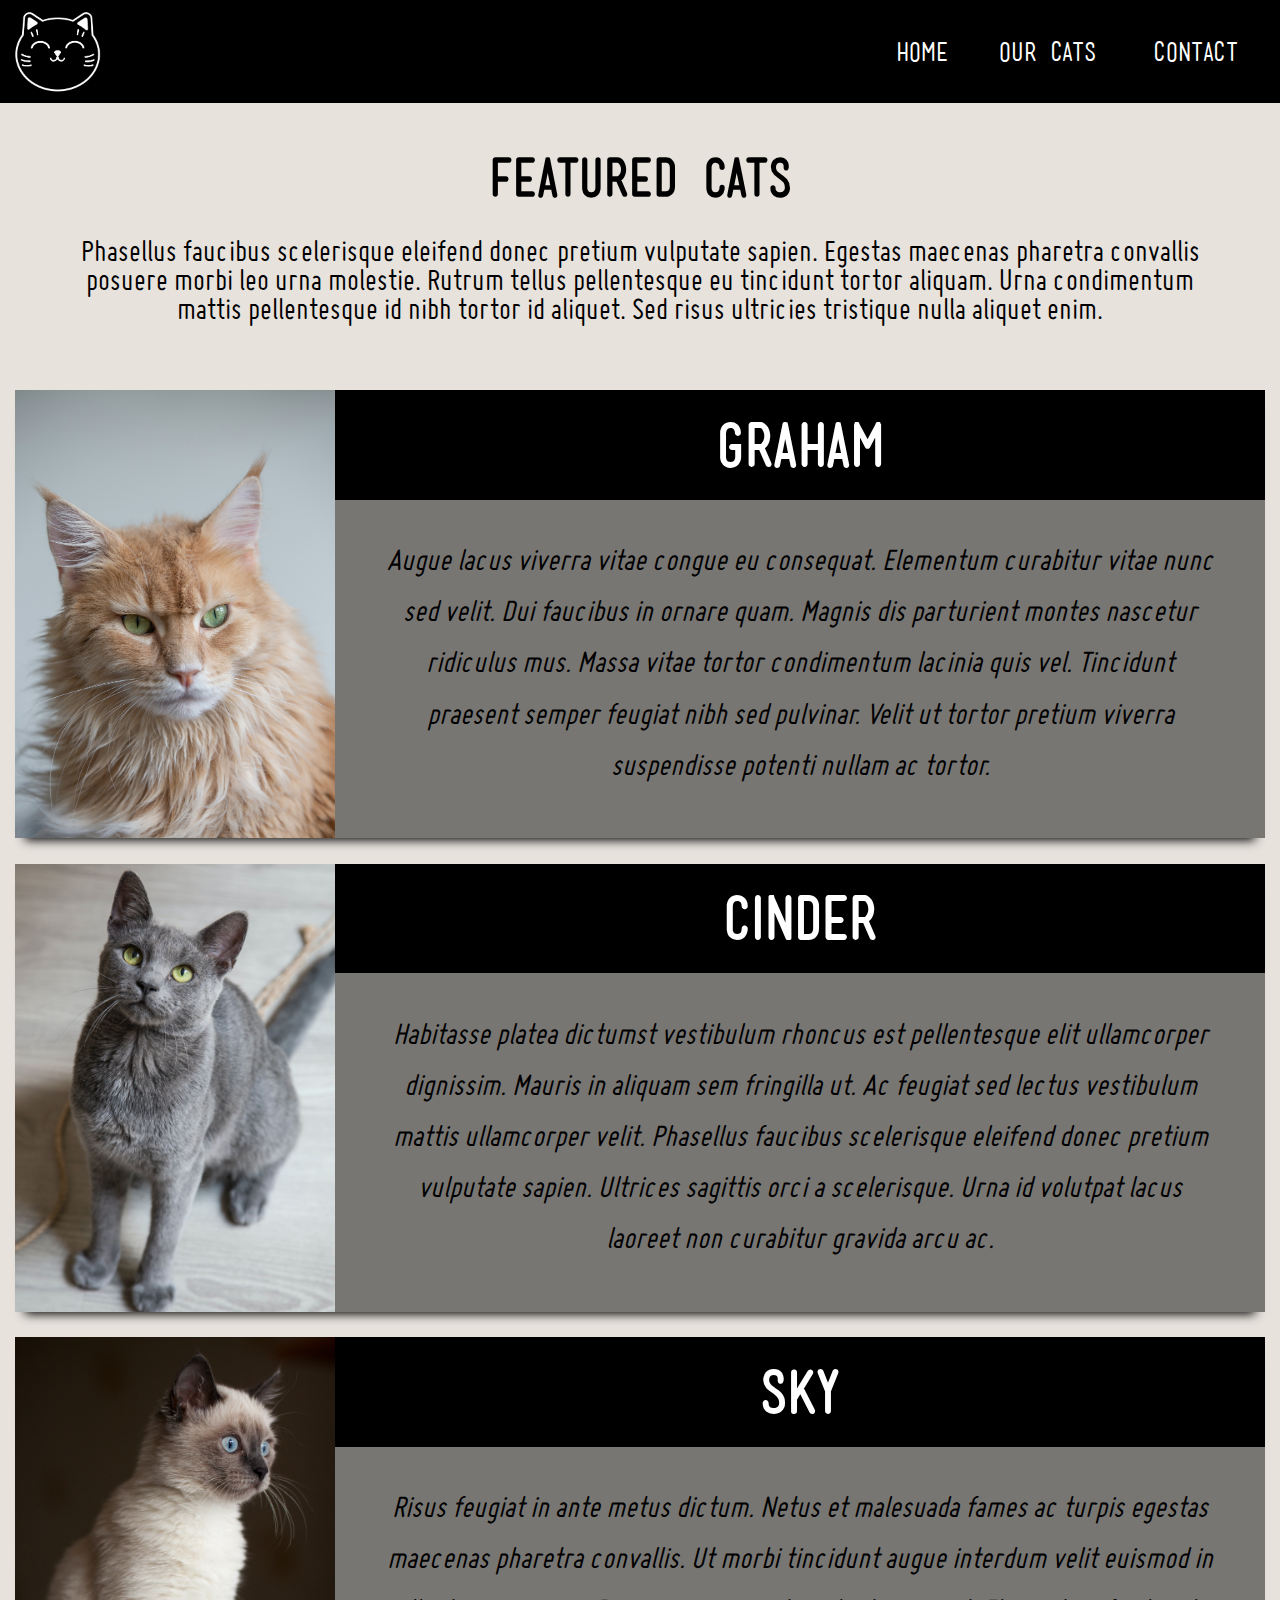
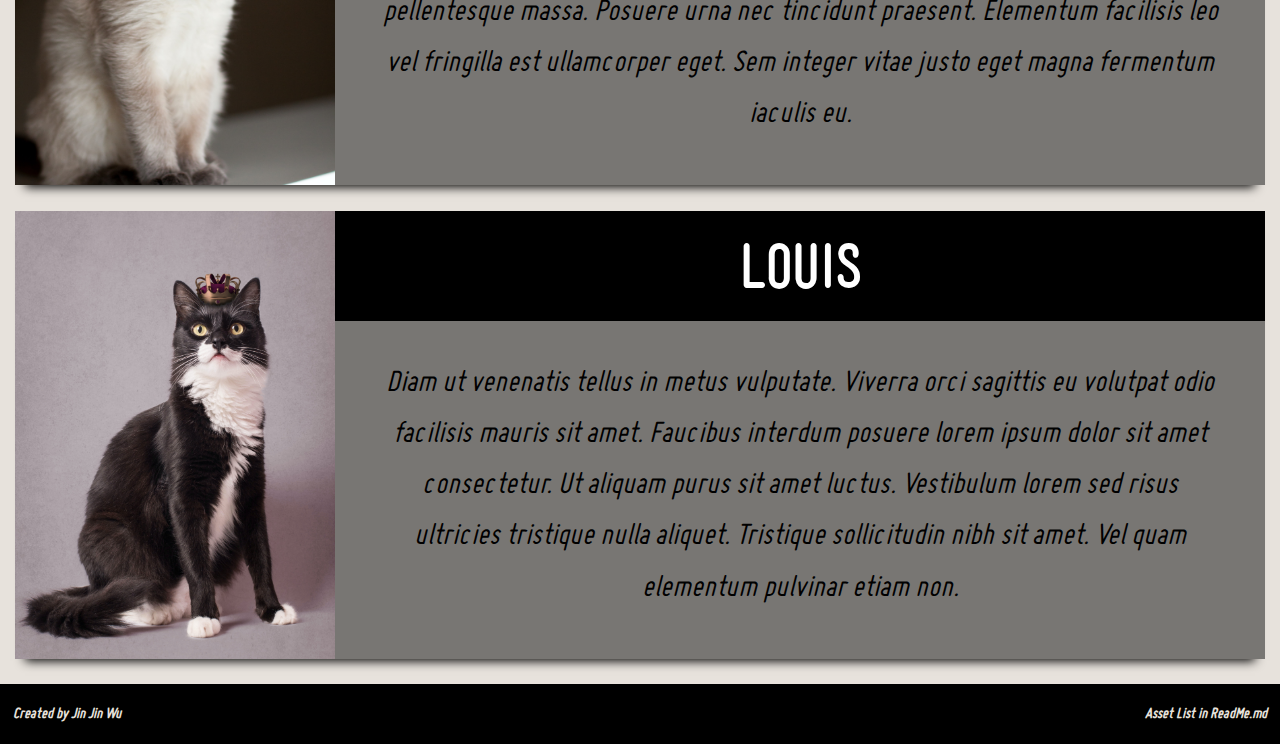
<file: docs/cats.html>
<!DOCTYPE html>
<html lang="en">
  <head>
    <meta charset="utf-8">
    <title>Cafe Whiskers</title>
    <link rel='stylesheet' href='styles.css'/>
  </head>
  <body class>
    <!--Header-->
    <header class="top-header dark">
        <div class="content-header">
          <a href="index.html"><img src="images/logo.png" alt="logo"S></a>
          <nav class="main-nav">
              <ul class="nav-list">
                <li><a class="menu" href="index.html">Home</a></li>
                <li><a class="menu" href="cats.html">Our Cats</a></li>
                <!--<li><a class="menu" href="#contact.html">Contact</a></li>-->
                <li><button type="button" class="btn" id="c-btn">Contact</button></li>
              </ul>
          </nav>
        </div>
    </header>
    <section class="container-2 shrink">
        <div class = "heading 2 tab2">
            <h3>Featured Cats</h3>
            <p>Phasellus faucibus scelerisque eleifend donec pretium vulputate sapien. Egestas maecenas pharetra convallis posuere morbi leo urna molestie. Rutrum tellus pellentesque eu tincidunt tortor aliquam. Urna condimentum mattis pellentesque id nibh tortor id aliquet. Sed risus ultricies tristique nulla aliquet enim.</p>
        </div>
        <div class="cats-row block">
          <div class="cat-card describe" id="Graham">
            <img src="images/maine.jpg" alt="Graham">
             <div class="cat-info extend">
              <h3>Graham</h3>
              <p>Augue lacus viverra vitae congue eu consequat. Elementum curabitur vitae nunc sed velit. Dui faucibus in ornare quam. Magnis dis parturient montes nascetur ridiculus mus. Massa vitae tortor condimentum lacinia quis vel. Tincidunt praesent semper feugiat nibh sed pulvinar. Velit ut tortor pretium viverra suspendisse potenti nullam ac tortor.</p>
            </div>
          </div>
          <div class="cat-card describe" id="Cinder">
            <img src="images/russian.jpg" alt="Cinder">
            <div class="cat-info extend">
              <h3>Cinder</h3>
              <p>Habitasse platea dictumst vestibulum rhoncus est pellentesque elit ullamcorper dignissim. Mauris in aliquam sem fringilla ut. Ac feugiat sed lectus vestibulum mattis ullamcorper velit. Phasellus faucibus scelerisque eleifend donec pretium vulputate sapien. Ultrices sagittis orci a scelerisque. Urna id volutpat lacus laoreet non curabitur gravida arcu ac. </p>
            </div>
          </div>
          <div class="cat-card describe" id="Sky">
             <img src="images/siamese.jpg" alt="Sky">
              <div class="cat-info extend">
              <h3>Sky</h3>
              <p>Risus feugiat in ante metus dictum. Netus et malesuada fames ac turpis egestas maecenas pharetra convallis. Ut morbi tincidunt augue interdum velit euismod in pellentesque massa. Posuere urna nec tincidunt praesent. Elementum facilisis leo vel fringilla est ullamcorper eget. Sem integer vitae justo eget magna fermentum iaculis eu.</p>
            </div>
          </div>
          <div class="cat-card describe" id="Louis">
            <img src="images/tuxedo.jpg" alt="Louis">
            <div class="cat-info extend">
              <h3>Louis</h3>
              <p>Diam ut venenatis tellus in metus vulputate. Viverra orci sagittis eu volutpat odio facilisis mauris sit amet. Faucibus interdum posuere lorem ipsum dolor sit amet consectetur. Ut aliquam purus sit amet luctus. Vestibulum lorem sed risus ultricies tristique nulla aliquet. Tristique sollicitudin nibh sit amet. Vel quam elementum pulvinar etiam non.</p>
            </div>
          </div>
        </div>
      </section> 

      <!--Contact Form -->
    <div id="contact">
      <form action="#" class="v2">
        <ul class ="contact-form">
          <h1>Contact Us</h1>
          <li>
            <input class="contact-label" type="text" name="name" id="name" placeholder="&#xf2c0; Full name">
          </li>
          <li>
            <input class="contact-label"type="email" name="email" id="email" placeholder="&#xf003; Email">
          </li>
          <li>
            <textarea name="message" id="message" placeholder="&#xf040; Your message"></textarea>
          </li>
          <li>
            <input type="submit" value="Send message" class="submit-btn send" id="submit" onclick="return confirm('Message Sent')">
          </li>
        </ul>
      </form>
    </div>

      <!--Contact form display-->
      <script src='https://cdnjs.cloudflare.com/ajax/libs/jquery/3.1.1/jquery.min.js'></script>
      <script  src="function.js"></script>
  </body>

  
    <!--Footer-->
    <footer>
      <div class="foot ver2">
        <p>Created by Jin Jin Wu</p>
        <p>Asset List in ReadMe.md</p>
      </div>
    </footer>
</html>
</file>
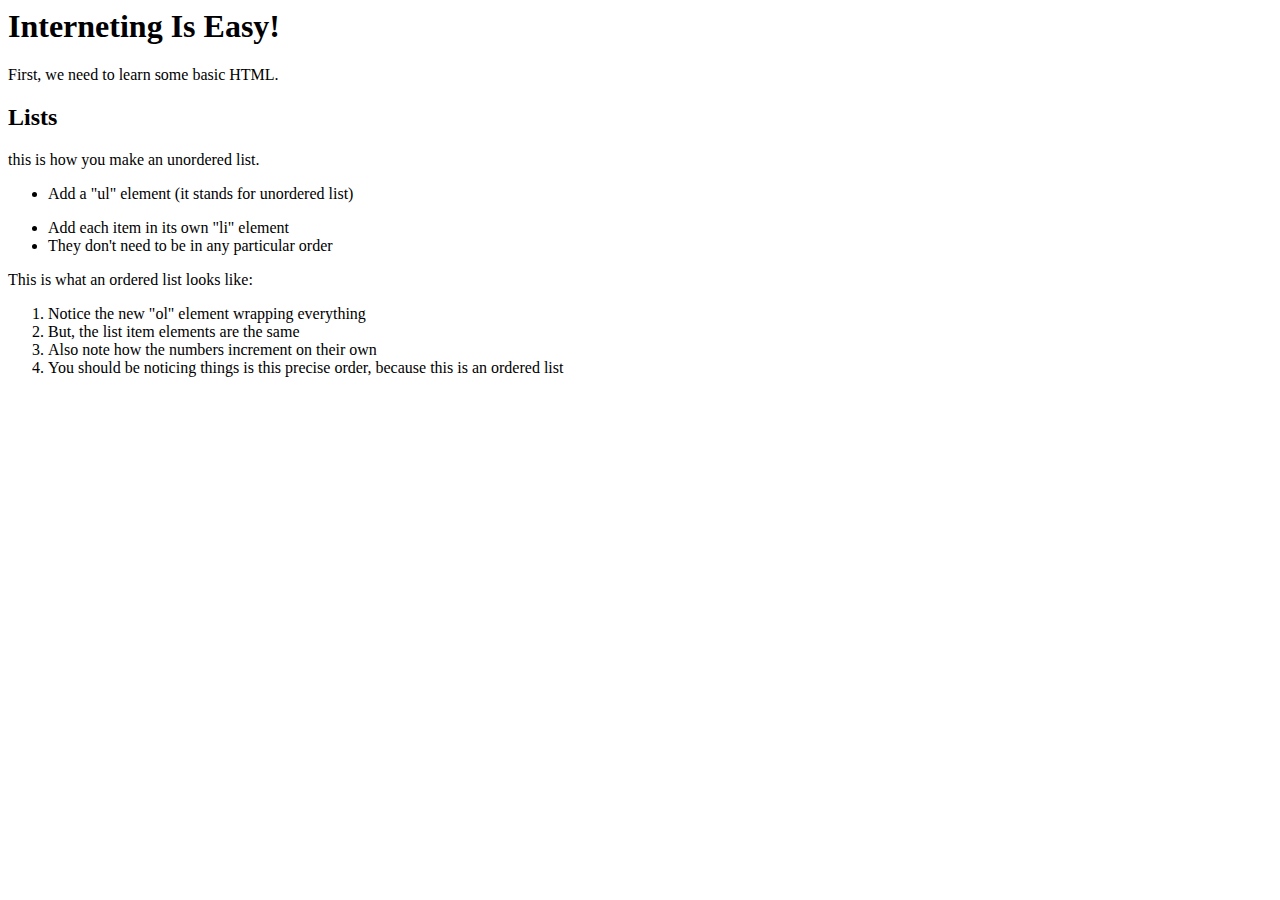
<file: tutorials/01-hello-atom/basics.html>
<html>
  <head>
     <title>Interneting Is Easy!</title>
  </head>
  <body>
     <h1>Interneting Is Easy!</h1>
     <p>First, we need to learn some basic HTML.</p>

     <h2>Lists</h2>
     <p>this is how you make an unordered list.</p>

     <ul>
       <li><p>Add a "ul" element (it stands for unordered list)</p></li>
       <li>Add each item in its own "li" element</li>
       <li>They don't need to be in any particular order</li>
     </ul>

     <p>This is what an ordered list looks like:</p>

     <ol>
       <li>Notice the new "ol" element wrapping everything</li>
       <li>But, the list item elements are the same</li>
       <li>Also note how the numbers increment on their own</li>
       <li>You should be noticing things is this precise order, because this is
      an ordered list</li>
    </ol>

    
  </body>
</html>
</file>
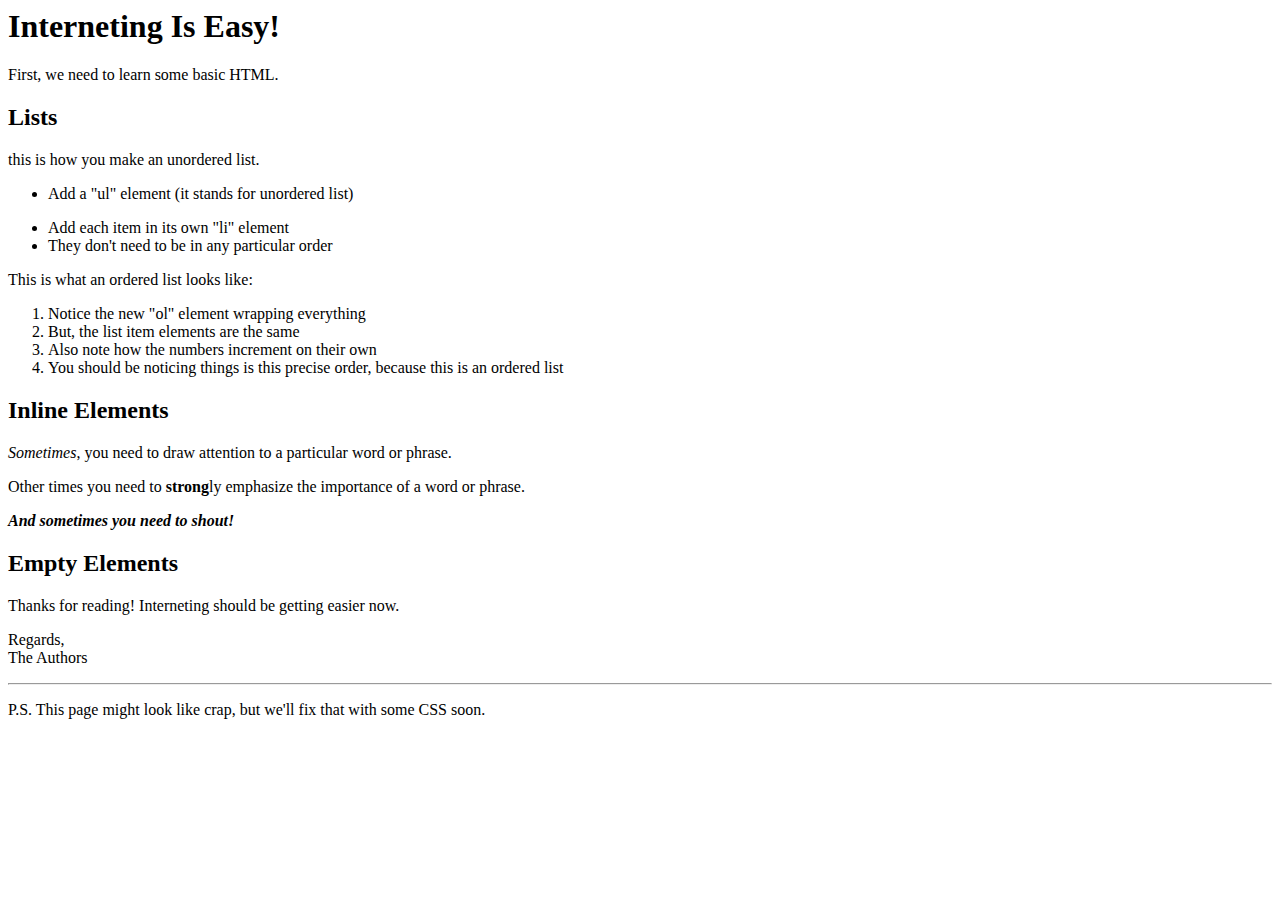
<file: tutorials/02-basic-web-pages/basics.html>
<html>
  <head>
     <title>Interneting Is Easy!</title>
  </head>
  <body>
     <h1>Interneting Is Easy!</h1>
     <p>First, we need to learn some basic HTML.</p>

     <h2>Lists</h2>
     <p>this is how you make an unordered list.</p>

     <ul>
       <li><p>Add a "ul" element (it stands for unordered list)</p></li>
       <li>Add each item in its own "li" element</li>
       <li>They don't need to be in any particular order</li>
     </ul>

     <p>This is what an ordered list looks like:</p>

     <ol>
       <li>Notice the new "ol" element wrapping everything</li>
       <li>But, the list item elements are the same</li>
       <li>Also note how the numbers increment on their own</li>
       <li>You should be noticing things is this precise order, because this is
      an ordered list</li>
    </ol>

    <h2>Inline Elements</h2>

    <p><em>Sometimes</em>, you need to draw attention to a particular word or
    phrase.</p>

    <p>Other times you need to <strong>strong</strong>ly emphasize the importance
    of a word or phrase.</p>

    <p><em><strong>And sometimes you need to shout!</strong></em></p>
    <h2>Empty Elements</h2>

    <p>Thanks for reading! Interneting should be getting easier now.</p>

    <p>Regards,<br/>
    The Authors</p>

    <hr/>

    <p>P.S. This page might look like crap, but we'll fix that with some CSS
    soon.</p>
  </body>
</html>
</file>
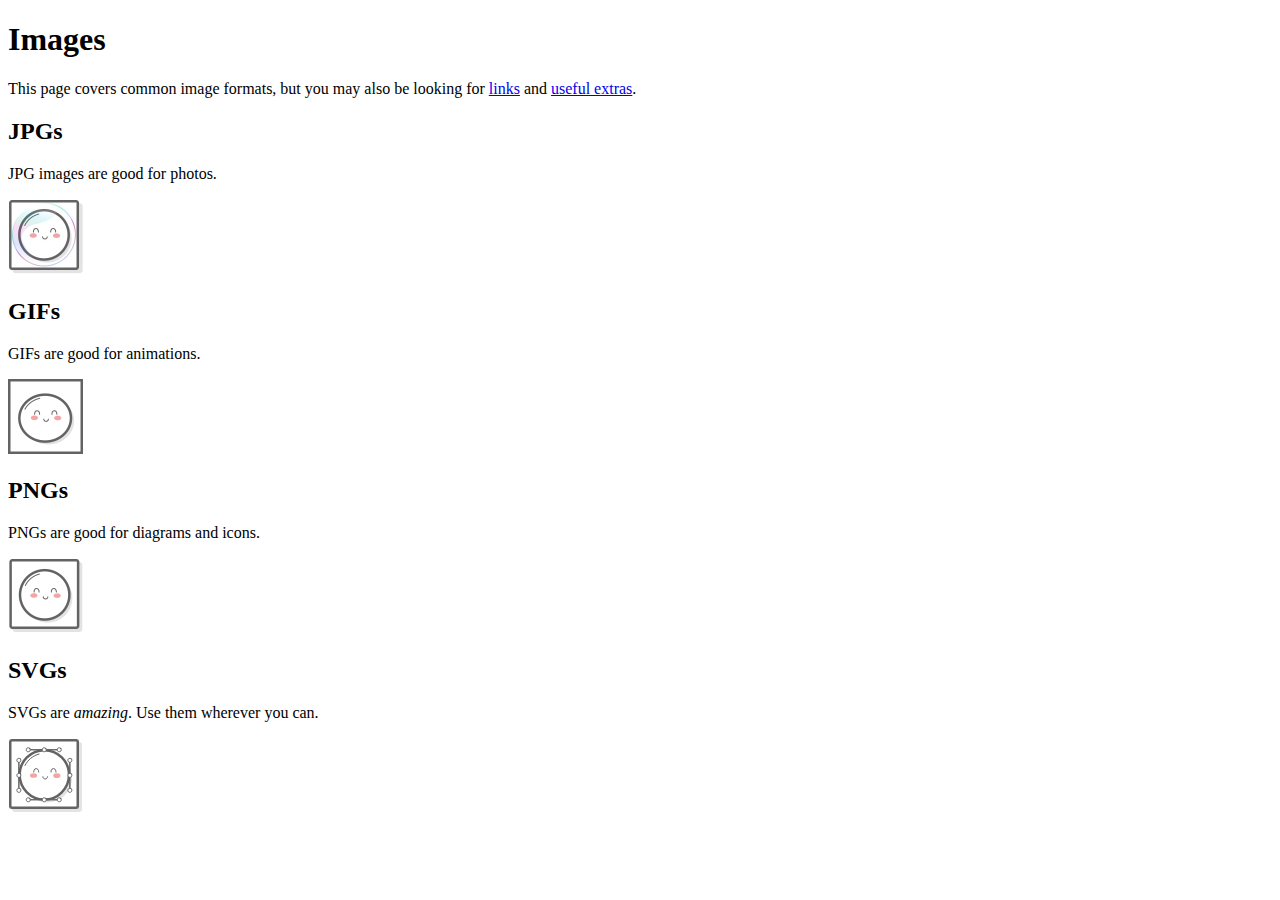
<file: tutorials/03-links-and-images/images.html>
<!DOCTYPE html>
<html lang = 'en'>
  <head>
    <title>Images</title>
  </head>
  <body>
    <h1>Images</h1>
    <p>This page covers common image formats, but you may also be looking for <a
   href='links.html'>links</a> and <a href='misc/extras.html'>useful
   extras</a>.</p>

   <h2>JPGs</h2>

   <p>JPG images are good for photos.</p>

   <img src='images/mochi.jpg' width='75' alt='A mochi ball in a bubble'/>
   <h2>GIFs</h2>

   <p>GIFs are good for animations.</p>

   <img src='images/mochi.gif' width='75' alt='A dancing mochi ball'/>
   <h2>PNGs</h2>

   <p>PNGs are good for diagrams and icons.</p>

   <img src='images/mochi.png' width='75' alt='A mochi ball'/>
   <h2>SVGs</h2>

   <p>SVGs are <em>amazing</em>. Use them wherever you can.</p>

   <img src='images/mochi.svg' alt='A mochi ball with Bézier handles'/>
  </body>

</html>
</file>
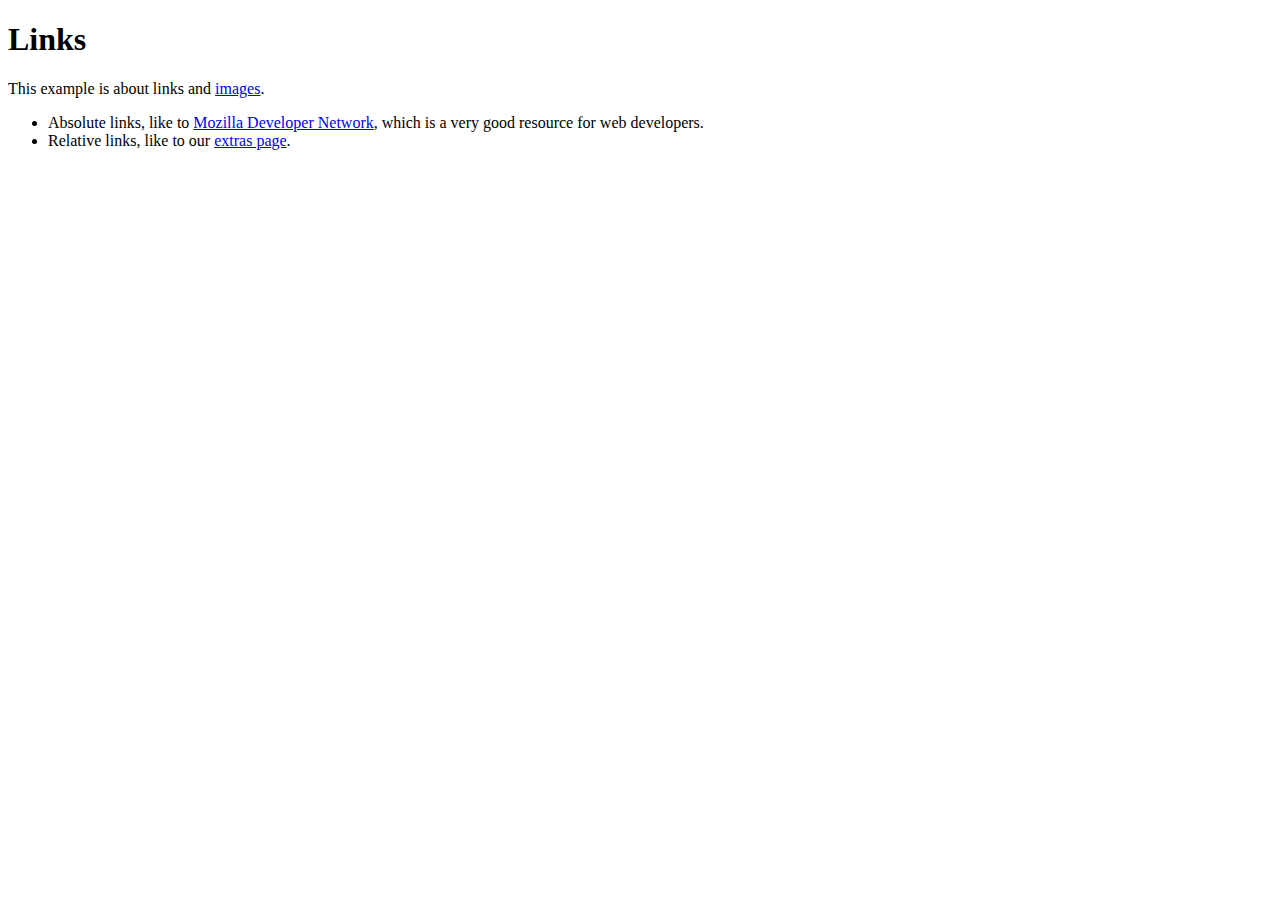
<file: tutorials/03-links-and-images/links.html>
<!DOCTYPE html>
<html>
  <head>
    <title>Links</title>
  </head>
  <body>
    <h1>Links</h1>
    <p>This example is about links and <a href='images.html'>images</a>.</p>
    <ul>
      <li>Absolute links, like to
      <a href='https://developer.mozilla.org/en-US/docs/Web/HTML'>Mozilla
      Developer Network</a>, which is a very good resource for web
      developers.</li>
      <li>Relative links, like to our <a href='misc/extras.html'>extras
      page</a>.</li>
      
    </ul>
  </body>
</html>
</file>
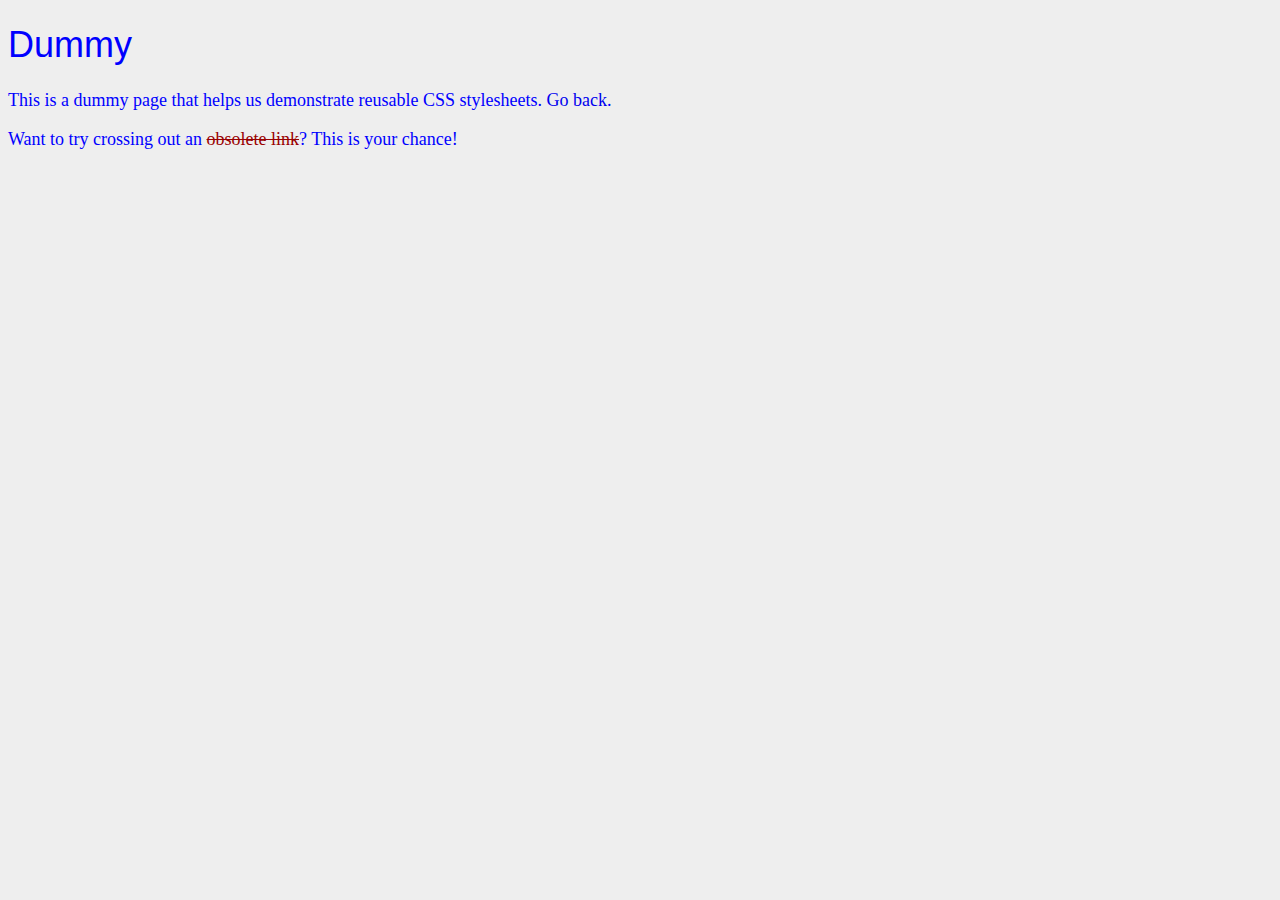
<file: tutorials/04-hello-css/dummy.html>
<!DOCTYPE html>
<html lang='en'>
  <head>
    <meta charset='UTF-8'/>
    <title>Dummy</title>
    <link rel='stylesheet' href='styles.css'/>
    <style>
      body {
        color: #0000FF;    /* Blue */
      }
    </style>
  </head>
  <body>
    <h1>Dummy</h1>

    <p>This is a dummy page that helps us demonstrate reusable CSS
       stylesheets. <a href='hello-css.html'>Go back</a>.</p>

    <p>Want to try crossing out an <a href='nowhere.html'
      style='color: #990000; text-decoration: line-through;'>obsolete link</a>?
      This is your chance!</p>
  </body>
</html>
</file>
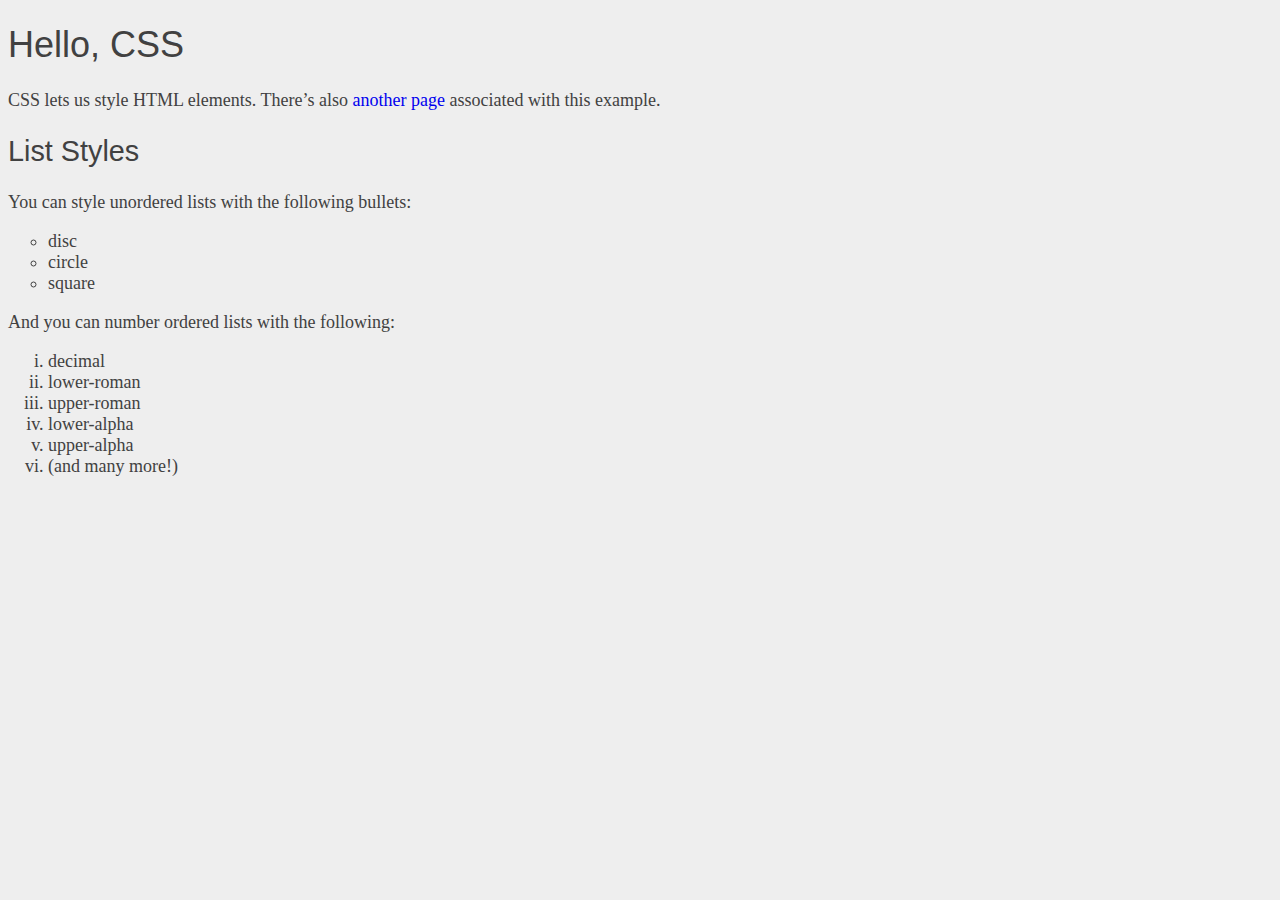
<file: tutorials/04-hello-css/hello-css.html>
<!DOCTYPE html>
<html lang='en'>
  <head>
    <meta charset='UTF-8'/>
    <title>Hello, CSS</title>
    <link rel='stylesheet' href='styles.css'/>
  </head>
  <body>
    <h1>Hello, CSS</h1>

    <p>CSS lets us style HTML elements. There’s also
       <a href='dummy.html'>another page</a> associated with this example.</p>

    <h2>List Styles</h2>

    <p>You can style unordered lists with the following bullets:</p>

    <ul>
      <li>disc</li>
      <li>circle</li>
      <li>square</li>
    </ul>

    <p>And you can number ordered lists with the following:</p>

    <ol>
      <li>decimal</li>
      <li>lower-roman</li>
      <li>upper-roman</li>
      <li>lower-alpha</li>
      <li>upper-alpha</li>
      <li>(and many more!)</li>
    </ol>
  </body>
</html>
</file>
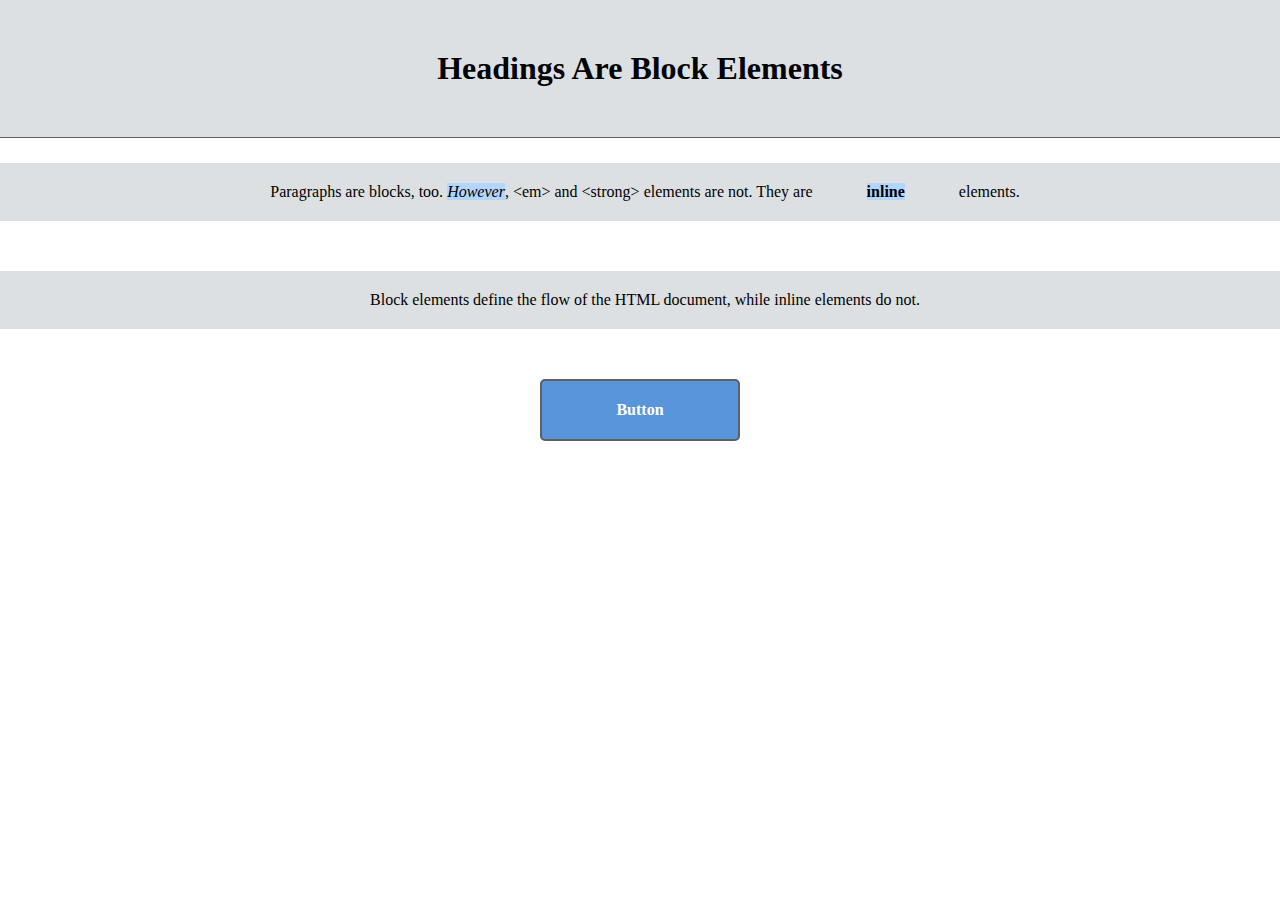
<file: tutorials/05-css-box-model/boxes.html>
<!DOCTYPE html>
<html lang='en'>
  <head>
    <meta charset='UTF-8'/>
    <title>Boxes Are Easy!</title>
    <link rel='stylesheet' href='box-styles.css'/>
  </head>
  <body>
    <h1>Headings Are Block Elements</h1>

    <p>Paragraphs are blocks, too. <em>However</em>, &lt;em&gt; and &lt;strong&gt;
       elements are not. They are <strong>inline</strong> elements.</p>

    <p>Block elements define the flow of the HTML document, while inline elements
       do not.</p>

    <div>Button</div>

  </body>
</html>
</file>
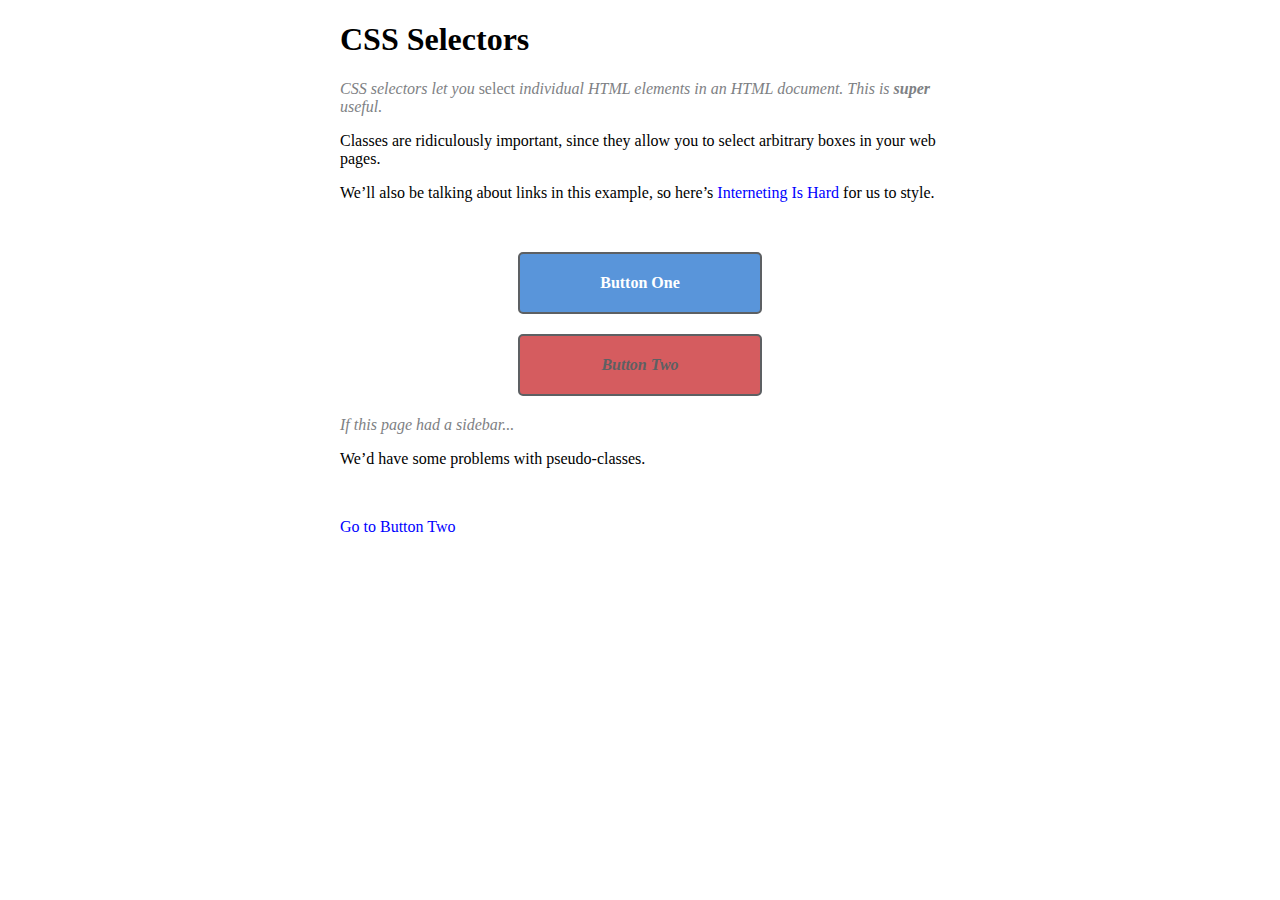
<file: tutorials/06-css-selectors/selectors.html>
<!DOCTYPE html>
<html lang='en'>
  <head>
    <meta charset='UTF-8'/>
    <title>CSS Selectors</title>
    <link rel='stylesheet' href='styles.css'/>
  </head>
  <body>
    <div class='page'>  <!-- Add this -->
      <h1>CSS Selectors</h1>

      <p class='synopsis'>CSS selectors let you <em>select</em> individual HTML elements in an HTML
         document. This is <strong>super</strong> useful.</p>

      <p>Classes are ridiculously important, since they allow you to select
         arbitrary boxes in your web pages.</p>

      <p>We’ll also be talking about links in this example, so here’s
         <a href='https://internetingishard.com'>Interneting Is Hard</a> for us to
         style.</p>

      <a class='button' href='nowhere.html'>Button One</a>
      <a  id='button-2' class='button call-to-action' href='nowhere.html'>Button Two</a>
      
      <div class='sidebar'>
        <p>If this page had a sidebar...</p>
        <p>We’d have some problems with pseudo-classes.</p>
      </div>

      <a href='#button-2'>Go to Button Two</a>
    </div>  <!-- And this -->
  </body>
</html>
</file>
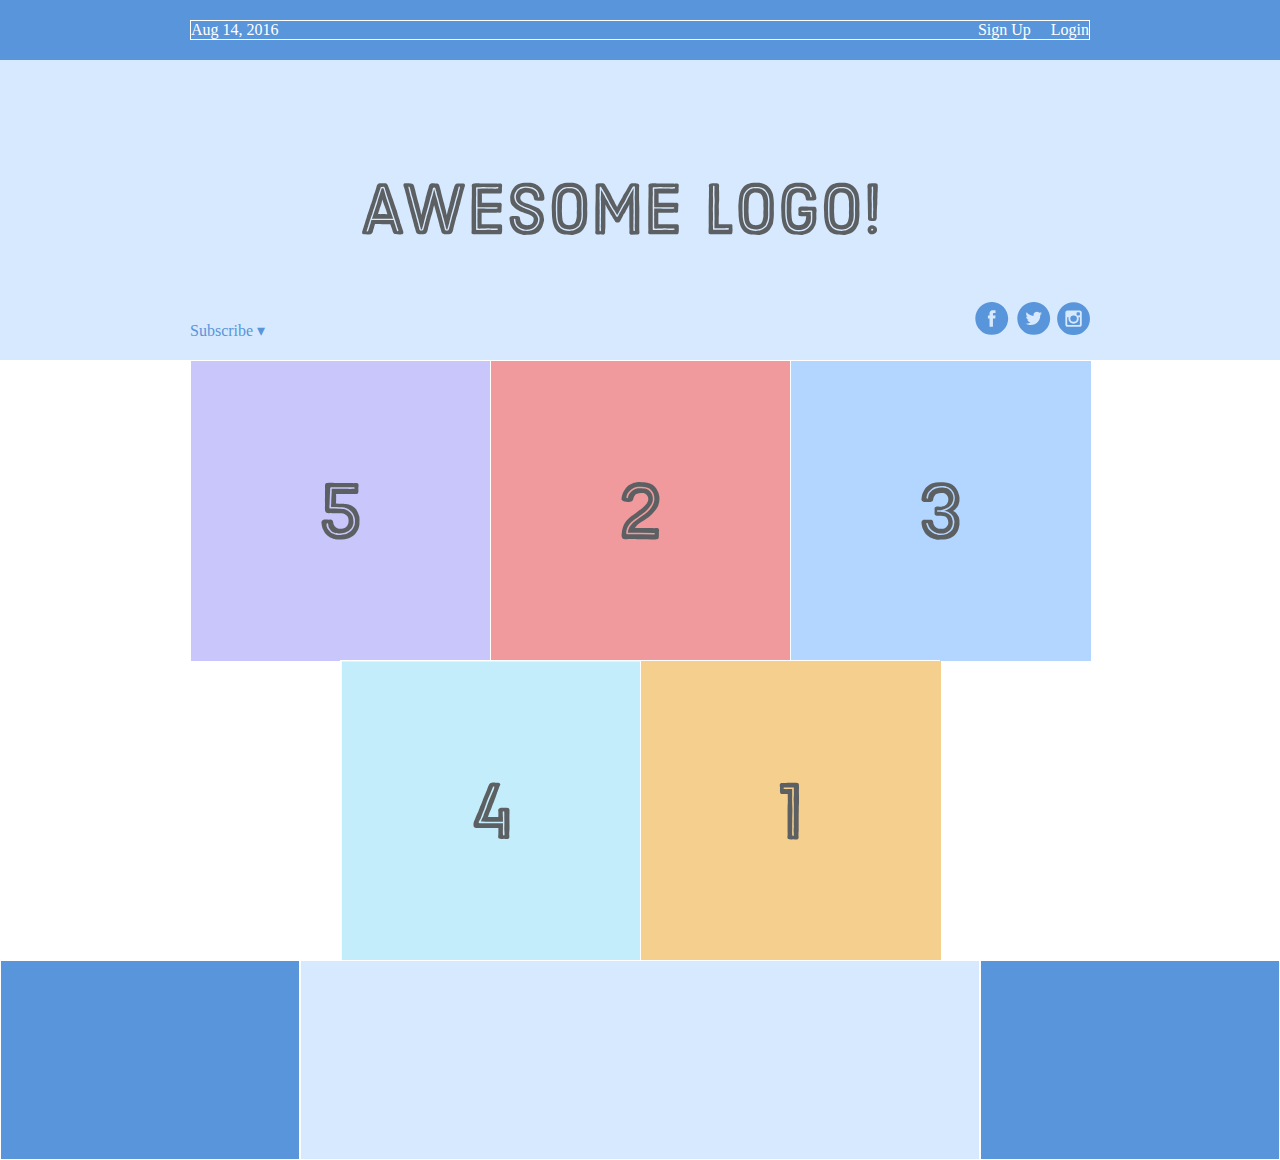
<file: tutorials/08-flexbox/flexbox.html>
<!DOCTYPE html>
<html lang='en'>
  <head>
    <meta charset='UTF-8'/>
    <title>Some Web Page</title>
    <link rel='stylesheet' href='styles.css'/>
  </head>
  <body>
    <div class='menu-container'>
        <div class='menu'>
          <div class='date'>Aug 14, 2016</div>
          <div class='signup'>Sign Up</div>
          <div class='login'>Login</div>
        </div>
      </div>
    <div class='header-container'>
        <div class='header'>
          <div class='subscribe'>Subscribe &#9662;</div>
          <div class='logo'><img src='images/awesome-logo.svg'/></div>
          <div class='social'><img src='images/social-icons.svg'/></div>
        </div>
      </div>
        <div class='photo-grid-container'>
    <div class='photo-grid'>
      <div class='photo-grid-item first-item'>
        <img src='images/one.svg'/>
      </div>
      <div class='photo-grid-item'>
        <img src='images/two.svg'/>
      </div>
      <div class='photo-grid-item'>
        <img src='images/three.svg'/>
      </div>
      <div class='photo-grid-item'>
        <img src='images/four.svg'/>
      </div>
      <div class='photo-grid-item last-item'>
        <img src='images/five.svg'/>
      </div>
    </div>
  </div>
  <div class='footer'>
    <div class='footer-item footer-one'></div>
    <div class='footer-item footer-two'></div>
    <div class='footer-item footer-three'></div>
  </div>
  </body>

</html>
</file>
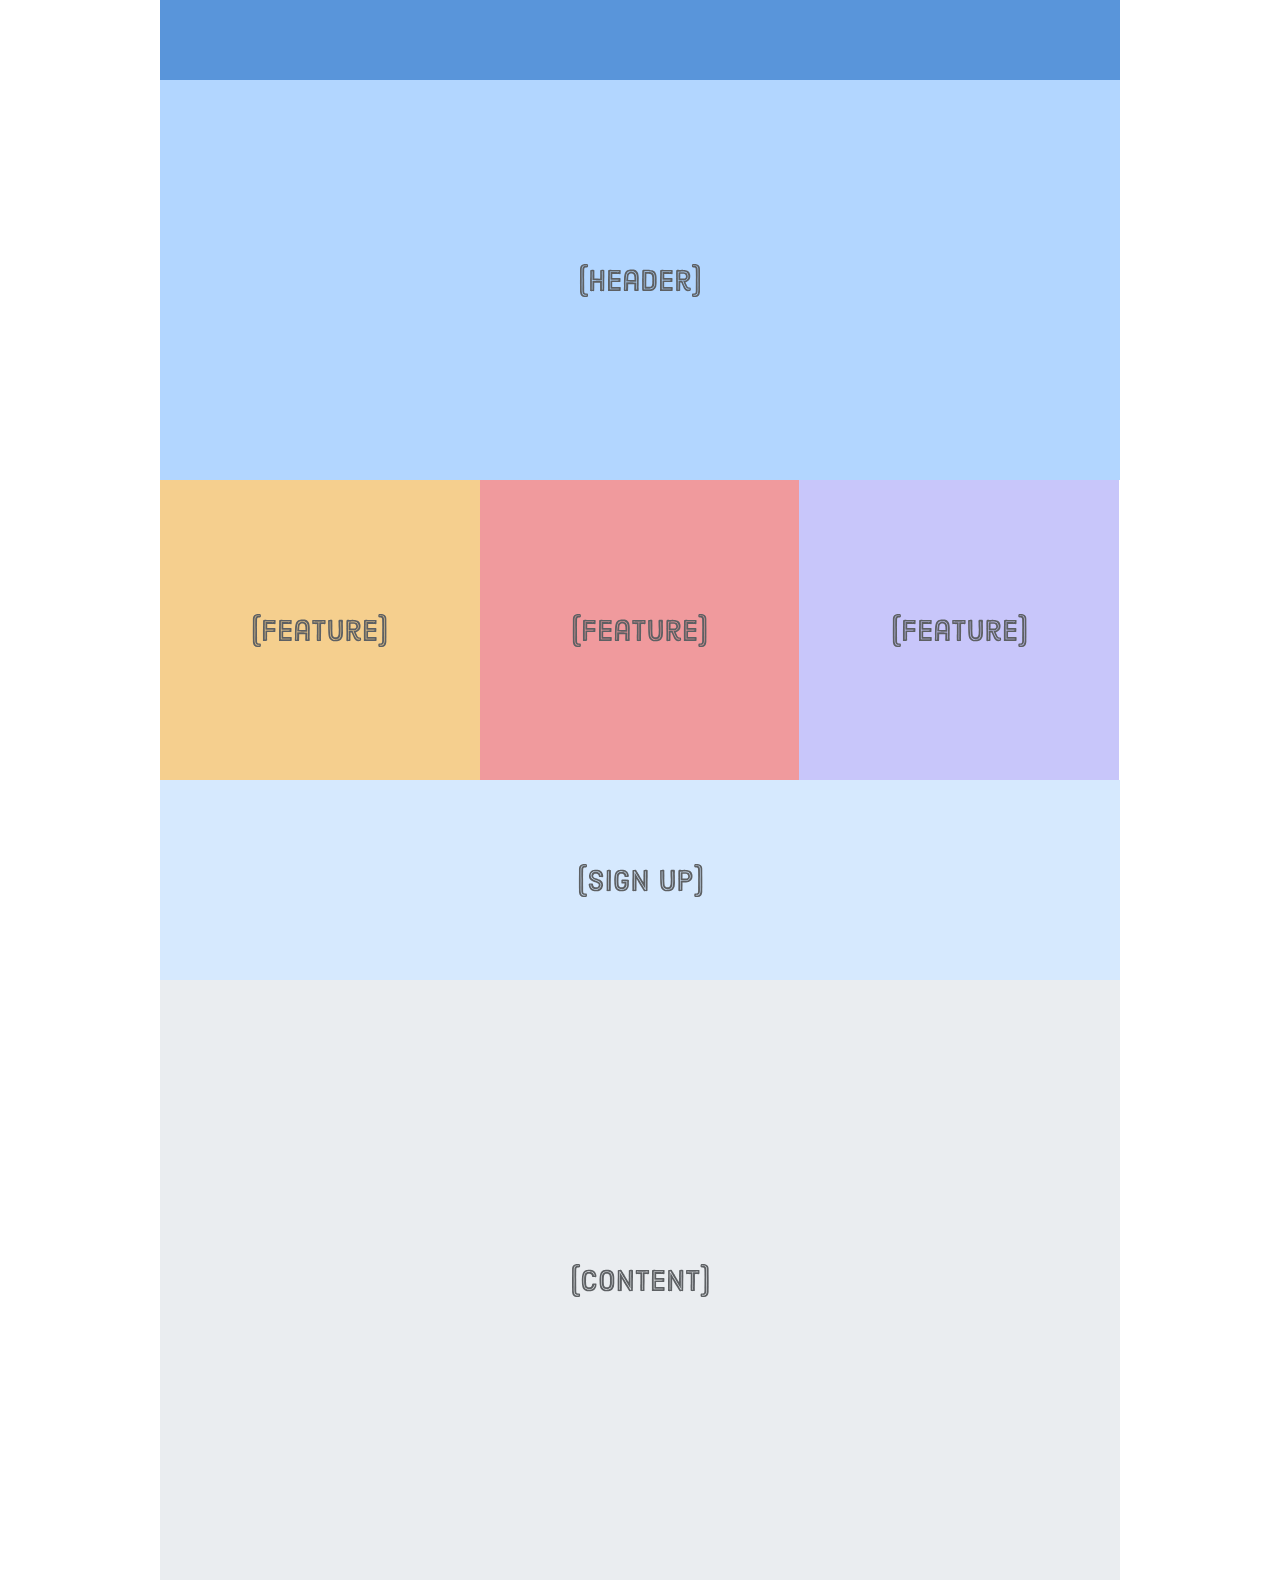
<file: tutorials/10-responsive-design/responsive.html>
<!DOCTYPE html>
<html lang='en'>
  <head>
    <meta charset='UTF-8'/>
    <meta name='viewport'
      content='width=device-width, initial-scale=1.0, maximum-scale=1.0' />
    <title>Responsive Design</title>
    <link rel='stylesheet' href='styles.css'/>
  </head>
  <body>
    <div class='page'>
      <div class='section menu'></div>
      <div class='section header'>
        <img src='images/header.svg'/>
      </div>
      <div class='section content'>
        <img src='images/content.svg'/>
      </div>
      <div class='section sign-up'>
        <img src='images/sign-up.svg'/>
      </div>
      <div class='section feature-1'>
        <img src='images/feature.svg'/>
      </div>
      <div class='section feature-2'>
        <img src='images/feature.svg'/>
      </div>
      <div class='section feature-3'>
        <img src='images/feature.svg'/>
      </div>
    </div>
  </body>
</html>
</file>
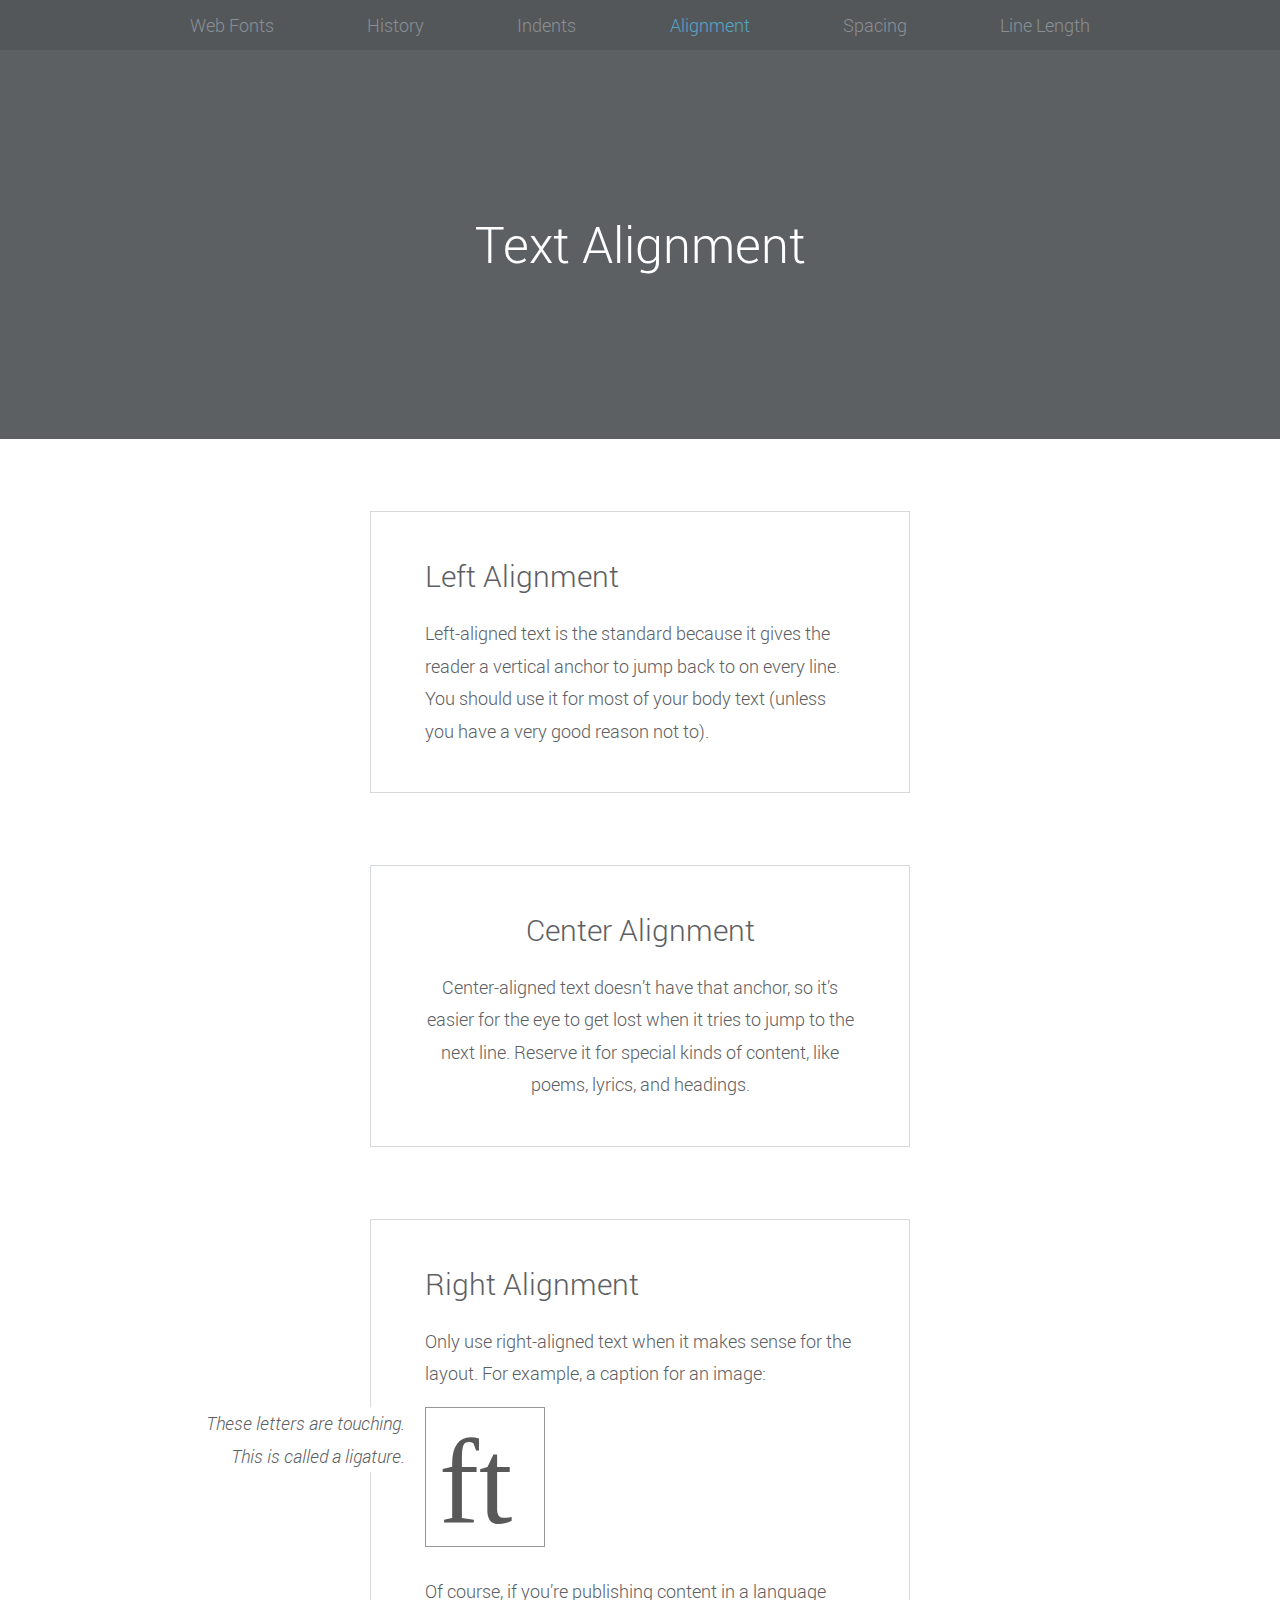
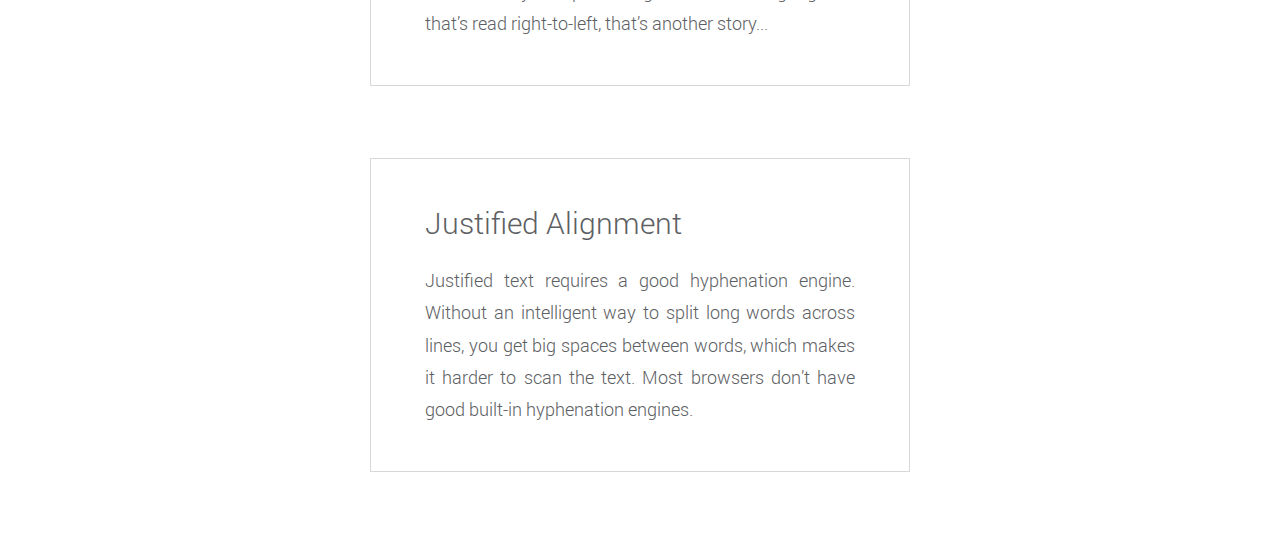
<file: tutorials/web-typography/alignment.html>
<!DOCTYPE html>
<html lang='en'>
<head>
  <meta charset='UTF-8'/>
  <title>Text Alignment</title>
  <link rel='stylesheet' href='typo.css'/>
  <style>
    .left {
      text-align: left;
    }

    .center {
      text-align: center;
    }

    figcaption {
      display: none;
    }

    @media only screen and (min-width: 900px) {
      figure {
        position: relative;
      }
      figcaption {
        display: block;

        font-style: italic;
        text-align: right;
        background-color: #FFFFFF;

        position: absolute;
        left: -220px;
        width: 200px;
      }

    .justify {
      text-align: justify;
      }
    }
  </style>
</head>
<body>

<header>
  <nav>
    <ul>
      <li><a href='web-fonts.html'>Web Fonts</a></li>
      <li><a href='history.html'>History</a></li>
      <li><a href='indents.html'>Indents</a></li>
      <li class='selected'>Alignment</li>
      <li><a href='spacing.html'>Spacing</a></li>
      <li><a href='line-length.html'>Line Length</a></li>
    </ul>
  </nav>
  <div class='hero'>
    <h1>Text Alignment</h1>
  </div>
</header>

<div class='page'>

  <section class='section section--gray left'>
    <h2>Left Alignment</h2>

    <p>Left-aligned text is the standard because it gives the reader a vertical
    anchor to jump back to on every line. You should use it for most of your body
    text (unless you have a very good reason not to).</p>

  </section>

  <section class='section section--gray center'>
    <h2>Center Alignment</h2>

    <p>Center-aligned text doesn’t have that anchor, so it’s easier for the eye
    to get lost when it tries to jump to the next line. Reserve it for special
    kinds of content, like poems, lyrics, and headings.</p>

  </section>

  <section class='section section--gray'>
    <h2>Right Alignment</h2>

    <p>Only use right-aligned text when it makes sense for the layout. For
    example, a caption for an image:</p>

    <figure>
      <figcaption>These letters are touching. This is called a
      ligature.</figcaption>
      <img src='ligature.svg'/>
    </figure>

    <p>Of course, if you’re publishing content in a language that’s read
    right-to-left, that’s another story...</p>

  </section>

  <section class='section section--gray justify'>

    <h2>Justified Alignment</h2>

    <p>Justified text requires a good hyphenation engine. Without an intelligent
    way to split long words across lines, you get big spaces between words, which
    makes it harder to scan the text. Most browsers don’t have good built-in
    hyphenation engines.</p>
    
  </section>

</div>

</body>
</html>
</file>
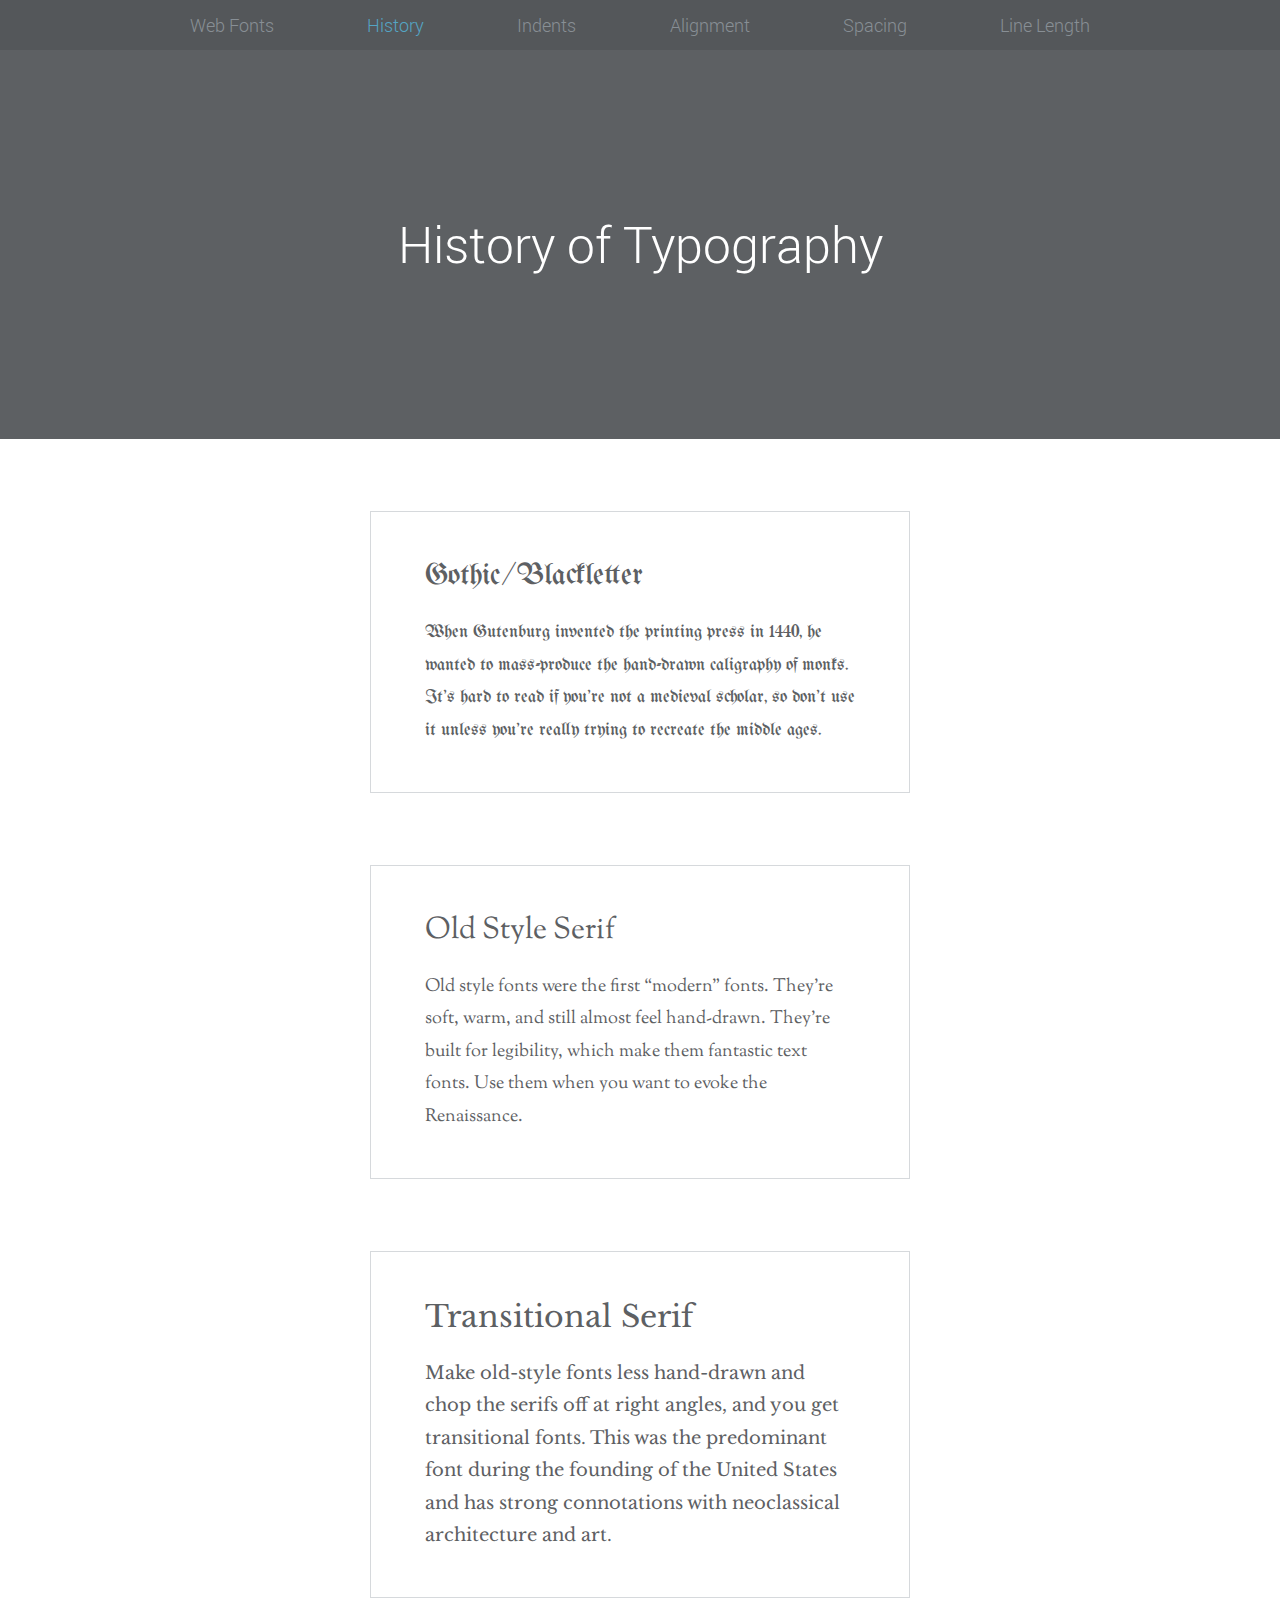
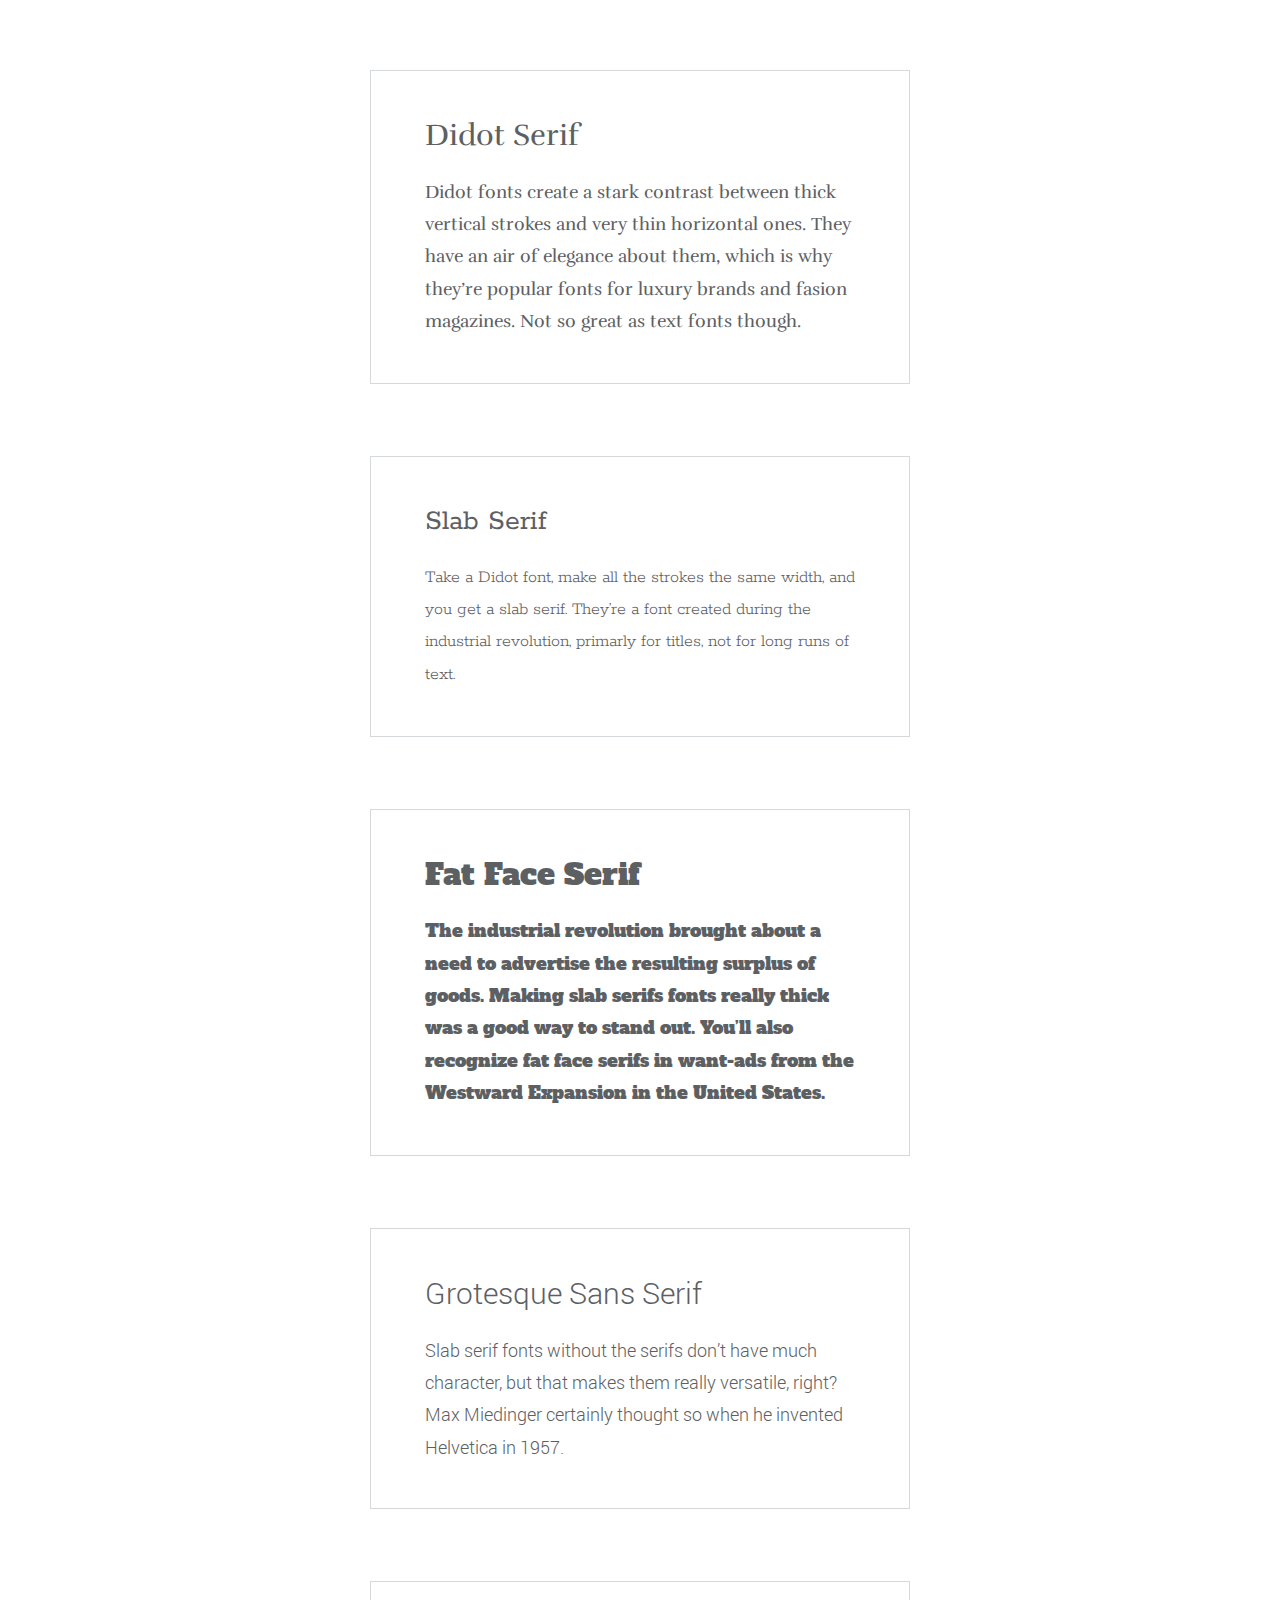
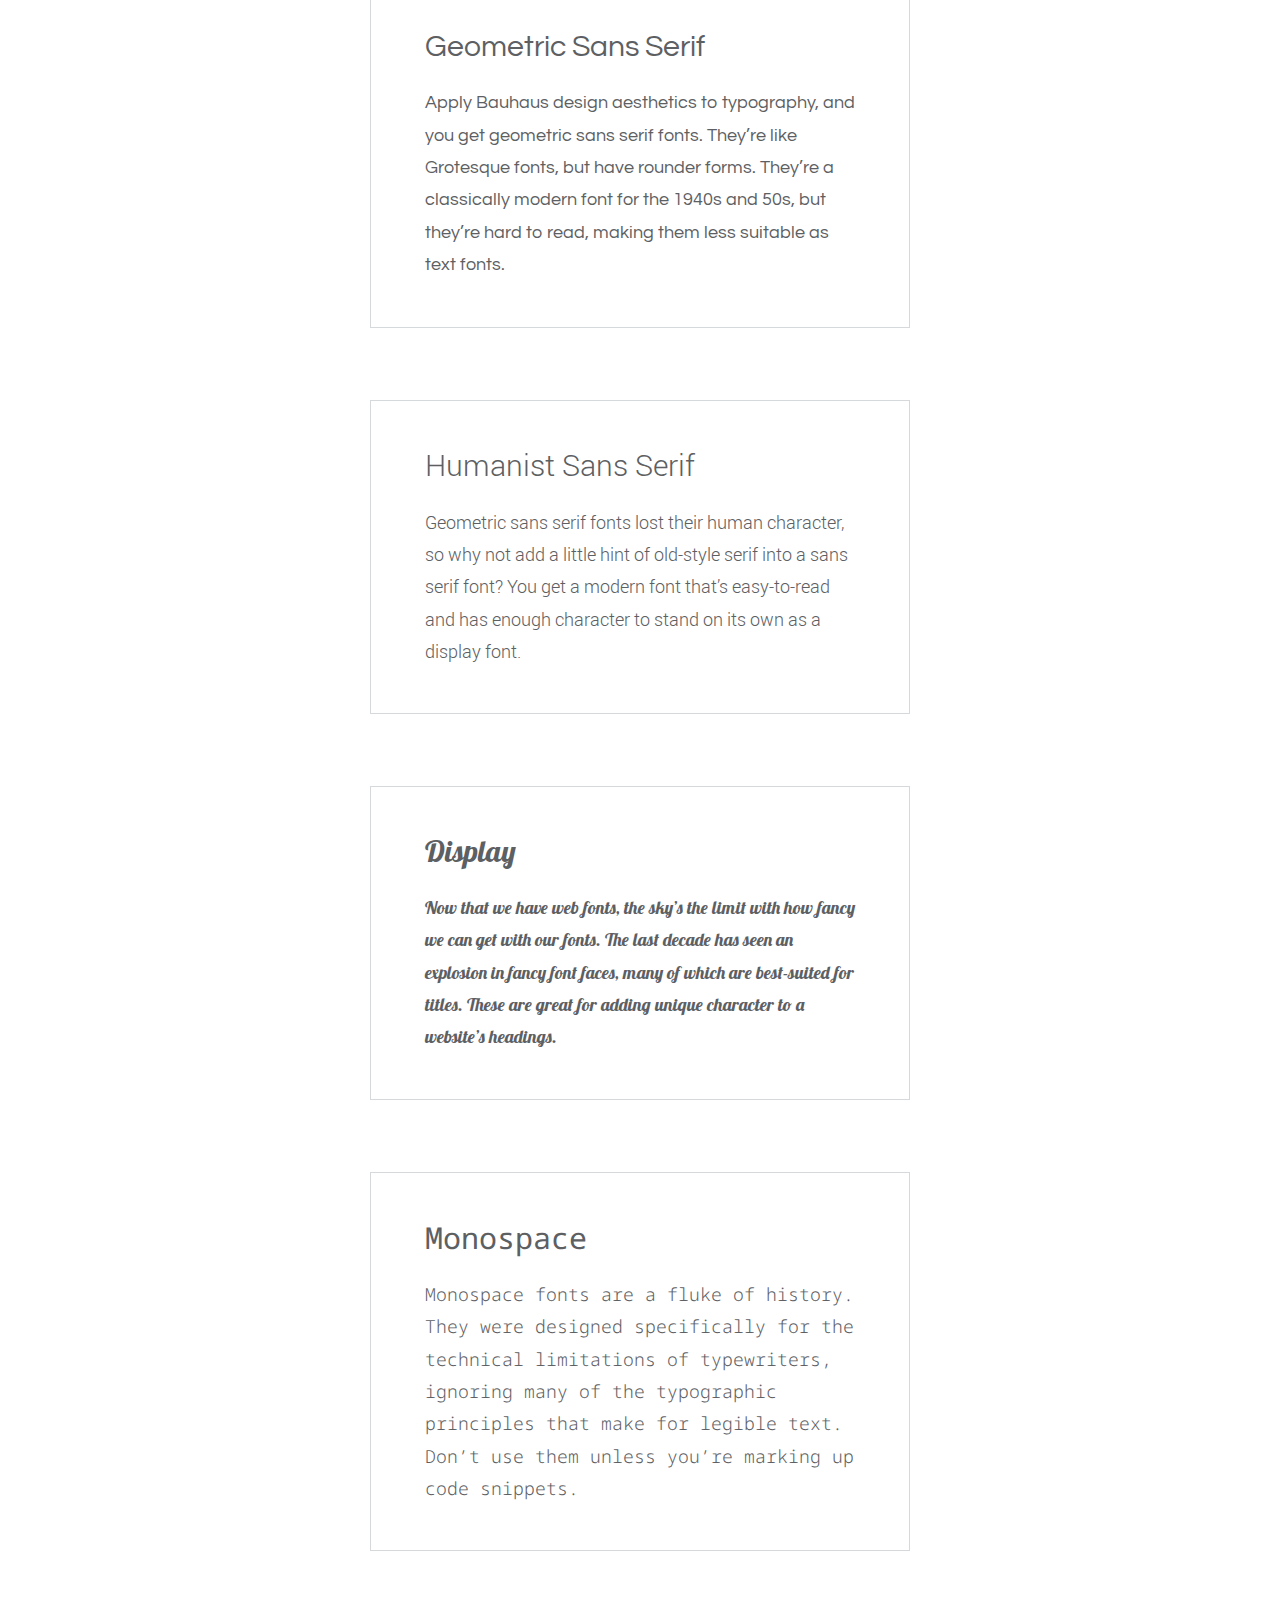
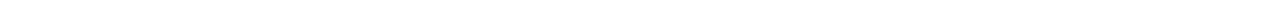
<file: tutorials/web-typography/history.html>
<!DOCTYPE html>
<html lang='en'>
<head>
  <meta charset='UTF-8'/>
  <title>History of Typography</title>
  <link href="https://fonts.googleapis.com/css?family=Alfa+Slab+One|Droid+Sans+Mono|Lato|Libre+Baskerville|Lobster|Questrial|Rokkitt|Rufina|Sorts+Mill+Goudy|UnifrakturMaguntia" rel="stylesheet">
  <link rel='stylesheet' href='typo.css'/>
  <style>
    .blackletter {
      font-family: 'UnifrakturMaguntia', cursive;
    }
    .old-style {
      font-family: 'Sorts Mill Goudy', serif;
    }
    .transitional {
      font-family: 'Libre Baskerville', serif;
    }
    .didot {
      font-family: 'Rufina', serif;
    }
    .slab {
      font-family: 'Rokkitt', serif;
    }
    .fat-face {
      font-family: 'Alfa Slab One', cursive;
    }
    .grotesque {
      font-family: 'Roboto', sans-serif;
    }
    .geometric {
      font-family: 'Questrial', sans-serif;
    }
    .humanist {
      font-family: 'Lato', sans-serif;
    }
    .display {
      font-family: 'Lobster', cursive;
    }
    .monospace {
      font-family: 'Droid Sans Mono', monospace;
    }
    
  </style>
</head>
<body>

  <header>
    <nav>
      <ul>
        <li><a href='web-fonts.html'>Web Fonts</a></li>
        <li class='selected'>History</li>
        <li><a href='indents.html'>Indents</a></li>
        <li><a href='alignment.html'>Alignment</a></li>
        <li><a href='spacing.html'>Spacing</a></li>
        <li><a href='line-length.html'>Line Length</a></li>
      </ul>
    </nav>
    <div class='hero'>
      <h1>History of Typography</h1>
    </div>
  </header>

  <div class='page'>

    <section class='section section--gray blackletter'>
      <h2>Gothic/Blackletter</h2>

      <p>When Gutenburg invented the printing press in 1440, he wanted to
      mass-produce the hand-drawn caligraphy of monks. It’s hard to read if
      you’re not a medieval scholar, so don’t use it unless you’re really trying
      to recreate the middle ages.</p>

    </section>

    <section class='section section--gray old-style'>
      <h2>Old Style Serif</h2>

      <p>Old style fonts were the first “modern” fonts. They’re soft, warm, and
      still almost feel hand-drawn. They’re built for legibility, which make them
      fantastic text fonts. Use them when you want to evoke the Renaissance.</p>
    </section>

    <section class='section section--gray transitional'>
      <h2>Transitional Serif</h2>

      <p>Make old-style fonts less hand-drawn and chop the serifs off at right
      angles, and you get transitional fonts. This was the predominant font
      during the founding of the United States and has strong connotations with
      neoclassical architecture and art.</p>
    </section>


    <section class='section section--gray didot'>
      <h2>Didot Serif</h2>

      <p>Didot fonts create a stark contrast between thick vertical strokes and
      very thin horizontal ones. They have an air of elegance about them, which
      is why they’re popular fonts for luxury brands and fasion magazines. Not so
      great as text fonts though.</p>
    </section>


    <section class='section section--gray slab'>
      <h2>Slab Serif</h2>

      <p>Take a Didot font, make all the strokes the same width, and you get a
      slab serif. They’re a font created during the industrial revolution,
      primarly for titles, not for long runs of text.</p>
    </section>


    <section class='section section--gray fat-face'>
      <h2>Fat Face Serif</h2>

      <p>The industrial revolution brought about a need to advertise the
      resulting surplus of goods. Making slab serifs fonts really thick was a
      good way to stand out. You’ll also recognize fat face serifs in want-ads
      from the Westward Expansion in the United States.</p>

    </section>

    <section class='section section--gray grotesque'>
      <h2>Grotesque Sans Serif</h2>

      <p>Slab serif fonts without the serifs don’t have much character, but that
      makes them really versatile, right? Max Miedinger certainly thought so when
      he invented Helvetica in 1957.</p>

    </section>

    <section class='section section--gray geometric'>
      <h2>Geometric Sans Serif</h2>

      <p>Apply Bauhaus design aesthetics to typography, and you get geometric
      sans serif fonts. They’re like Grotesque fonts, but have rounder forms.
      They’re a classically modern font for the 1940s and 50s, but they’re hard
      to read, making them less suitable as text fonts.</p>

    </section>

    <section class='section section--gray humansit'>
      <h2>Humanist Sans Serif</h2>

      <p>Geometric sans serif fonts lost their human character, so why not add a
      little hint of old-style serif into a sans serif font? You get a modern
      font that’s easy-to-read and has enough character to stand on its own as a
      display font.</p>

    </section>

    <section class='section section--gray display'>
      <h2>Display</h2>

      <p>Now that we have web fonts, the sky’s the limit with how fancy we can
      get with our fonts. The last decade has seen an explosion in fancy font
      faces, many of which are best-suited for titles. These are great for adding
      unique character to a website’s headings.</p>

    </section>

    <section class='section section--gray monospace'>
      <h2>Monospace</h2>

      <p>Monospace fonts are a fluke of history. They were designed specifically
      for the technical limitations of typewriters, ignoring many of the
      typographic principles that make for legible text. Don’t use them unless
      you’re marking up code snippets.</p>

    </section>

  </div>

</body>
</html>
</file>
<file: docs/styles.css>
@font-face {
    font-family: 'The Whisker';
    src: url('the-whisker.ttf') format('woff');
  }

@font-face {
    font-family: 'Mensch';
    src: url('mensch.ttf') format('woff');
  }

@font-face {
    font-family:'Miso' ;
    src: url('miso.otf') format('woff');
}

*{
    box-sizing: border-box;
}

a{
    text-decoration: none;
    color: #fff;
    text-shadow: 1px 1px #000000;
}

.menu:hover{
    transition: ease-in;
    text-decoration: underline;
}

h1{
    font-family: "The Whisker";
    color:#fff;
    font-size: 8vw;
    margin: 0px;
    letter-spacing: 3px;
    text-shadow: 3px 3px #000000;
    padding-bottom: 3%;
}

h3{
    font-family: "Mensch";
    color:#000000;
    font-size: 4vw;
    padding: 3%;
    margin: 0;
    
}

body{
    font-family: 'Roboto';
    width: 100%;
    height: 100%;
    margin: 0;
    background-color: #e7e2dc;

}

.top-header{
    position: absolute;
    z-index: 1000;
    overflow: hidden;
    width:100vw;
}

.content-header{
    display: flex;
    justify-content: space-between;
    padding-right: 10px;

}

.content-header img{
    display: inline-block;
    height: 10vw;
    max-height: 99px;
    padding-top: .4vw;
    padding-left: .5vw;
}

.main-nav{
    display: flex;
}

.nav-list{
    display: flex;
    list-style: none;
    justify-content: space-around;
    align-items: center;
    font-size: 2vw;
    font-family:'Mensch';
    margin: 0px;
    
}

li{
    padding: 2vw;
    color: #fff;
}

video{
    position: relative;
    object-fit: cover;
    width: 100vw;
    height: 55vw;
    max-width: 100%;
    max-height: 100%;
    z-index: -1;
}

.hero-content{
    margin-top: 10%;
    align-items: center;
    position: absolute;
    top: 13vw;
    width: 100vw;
    left:50%;
    margin-left: calc(-50vw);
    text-align: center;

}



.container {
    background-image: url(images/cat-reserve.jpg);
    background-size: cover;
    background-position: center;
    width: 100%;
    height: 55vw;
    max-width: 100%;
    max-height: 100%;
    display: flex;
    align-items: center;
    color: rgb(0, 0, 0, .8);
    margin-top: 10%;
}

.hero-content{
    width:100%;
    align-items: center;
    text-align: center

}

select{

    appearance: none;
}

.btn-main{
    font-size: 2vw;
    font-family:'Mensch';
    margin: 0px;
    color:#fff;
    padding: 2%;
    text-shadow: 1px 1px #000000;
    box-shadow: 2px 2px #000000;
    border-color: rgb(255, 255, 255);
    border-width:.2vw;
    border-style: solid;
    border-radius: 1%;

}

.btn-main:hover {
    transition: 1s ease-in-out;
    background: #fff;
    color:#000000;
  }

.light {
    color:#000000;
    text-shadow: none;
    box-shadow: none;
    border-color: #000000;
}

.heading2{
    padding-bottom: 4%;
}

.light:hover {
    transition: 1s ease-in-out;
    background: #000000;
    color:#fff;
  }


.center > h2{
    font-family: "Mensch";
    color: #fff;
    font-size: 5vw;
    letter-spacing: 4px;
    margin: 10% 0;
    text-shadow: 3px 3px #000000;
}

p{
    font-family: "Miso";
    font-size: 1.5vw;
    color: #fff;
}


.container-2 {
    position: relative;
    display: block;
    width: 100%;
    box-sizing: border-box;
    text-align: center;
}

.r-content {
    display: flex;
    align-items: center;
    background-color: rgba(0,0,0,0.75);
    width: 100%;
    text-align: left;
    height: 100%
}

.center{
    padding: 50px;
}


.cats-row{

    display: grid;
    grid-template-columns: repeat(auto-fill, minmax(320px, 1fr));
    padding:  0px;
    grid-gap: 15px;

}    

.cat-card{
    background-color: #0000007a;
    box-shadow: rgb(0, 0, 0) 0px 12px 10px -10px;

}
  
.cat-card img{
    width: 100%;
    object-fit:cover;
    max-height: 71vw;
}

.cat-info > h3{
    margin: 0px;
    padding: 5% 0px;
    font-size: 4.5vw;
}

.cat-info > p{
    background: #000000;
    margin: 0px;
    padding: 5% 0px;
    font-size: 2.5vw;
    font-style: italic;

}

.booking-form{
    width: 100vw;
    color: #333;

}


.form-row{
    padding: 1% 70px;
    position: relative;
    
}

label{
    display: block;
    padding-bottom: 2%;
    font-family: "Mensch";
    color: #fff;
    text-shadow: 2px 2px #000000;
    font-size: 1.5vw;
    font-weight: bold;
}

.btn-form{
    font-family: "Miso";
    font-size: 1.5vw;
    background-color: #00000041;
    letter-spacing: 2px;
    width: 100%;
    height: 100%;
    padding: 17px;
    border-radius: 40px;
    color: #fff;
}

.submit-btn {
    font-family: "Mensch";
    color: #fff;
    letter-spacing: 2px;
    background-color:rgba(0,0,0,0.75);
    padding: 5%;
    width: 100%;
    border-radius: 40px;
    border: none;
    text-transform: uppercase;
    margin-top: 20px;
    font-size: 2.5vw;
    cursor: pointer;
}


#contact {
    background: rgba(255, 255, 255, 0.85);
    position: absolute;
    width: 13.7vw;
    max-width: 100%;
    margin: 0 auto;
    box-shadow: 0 10px 20px rgba(0,0,0,.1);
    z-index: 100000;
    margin-right: 1vw;
    box-shadow: rgb(0, 0, 0) 0px 12px 10px -10px;
    
}

.js #contact {
    position: absolute;
    top: 5em;
    display: none;
    right:0;
    z-index: 100000;

}
 
.contact-form{
    display:  inline-block;
    padding: 0px;
    width:100%;
    z-index: 100000 
}

.contact-form > h1{
    padding-top: 10%;
    font-family: "Mensch";
    font-style: italic;
    color: #000000;
    text-shadow: none;
    font-size: 1.3vw;
    text-align: center;

}

.contact-form > li{
    padding: .2vw 1.5vw;
    list-style: none;

}


.contact-label{
    border: 0;
    font-size: .8vw;
    width: 11vw;
    padding: .7vw 0;
    border-bottom: 2px solid #000000;
    background: none;
    font-family: "Mensch";
}

textarea{
    padding:0;
    padding-top: .7vw;
    font-size: .8vw;
    border: 0;
    width: 11vw;
    height: 7vw;
    display: block;
    background: none;
    font-family:  "Mensch";
    border-bottom: 2px solid #000000
}

#submit {
    padding: 4%;
    border: 2px  #000000;
    margin-bottom: 5%;
}

#submit:hover {
      color: #fff;
}

.btn{
    background: none;
    color: white;
    font-size: 2vw;
    font-family:'Mensch';
    margin: 0px;
    transition: ease all .3s;
    display: block;
    border: none;
    cursor: pointer;
}
 
.send{
    background: #000000;
    font-size: .9vw;
}

.btn:active, .btn:hover{
    text-decoration: underline;
    color: #fff;
}
 
.close {
    position: absolute;
    right: 1vw;
    top: -1vw;
    cursor: pointer;
    font-size:3.5vw;
    color: #000000
}


.foot{
    display: flex;
    justify-content: space-between;
    padding: .5vw 1vw;
    font-size: 1vw;
}

.foot > p{
    font-size: 1.25em;
    color:#0000007a;
    font-weight: bold;
    font-style: italic;
}

.dark{
    background-color: #000000;
    position: fixed;
}

.tab2{
    padding-top: 9vw;

}

.tab2 > p{
    color: #000000;
    font-size: 2.5vw;
    padding: 0 4vw 5vw 4vw;
    margin:0;
}

.describe{
    display: flex;
    margin-bottom: 2vw;
    background: #787673;
} 

.describe > img{
    max-width: 25vw;

}

.extend{
    width: 100%;
}

.extend > h3{
    padding: 3%;
    background: #000000;
    color:#fff;
    margin-bottom:4%;
}

.extend > p{
    padding: 0 5%;
    background: none;
    color: #000000;
    font-weight: 500;
    line-height: 4vw;
}

.block{
    display: block;
}

.ver2{
    background: #000000;
}

.ver2 > p{
    color:#e7e2dc;
}

.v2{
    background:#fff;
}

@media screen and (min-width: 1200px){
    .cats-row{
        grid-template-columns: repeat(auto-fill, minmax(290px, 1fr));
        padding:  0 15px;
       
    }    

      
    .cat-card img{
        max-height: 54vh;

    }


}


@media screen and (min-width: 1200px){
    .cats-row{
        grid-template-columns: repeat(auto-fill, minmax(290px, 1fr));
        padding:  0 15px;
       
    }    

      
    .cat-card img{
        max-height: 35vw;

    }

    
}
</file>
<file: tutorials/04-hello-css/styles.css>
body {
  color: #414141;               /* Dark gray */
  background-color: #EEEEEE;    /* Light gray */
  font-size: 18px;
}

h1 {
  font-size: 2em;
}

h2 {
  font-size: 1.6em;
}

h1, h2, h3, h4, h5, h6 {
  font-family: "Helvetica", "Arial", sans-serif;
    font-weight: normal;                              /* Add this */
}

ul {
  list-style-type: circle;
}

ol {
  list-style-type: lower-roman;
}

a {
  text-decoration: none;
}

p {
  text-align: left;
}
</file>
<file: tutorials/05-css-box-model/box-styles.css>
* {
  margin: 0;
  padding: 0;
  box-sizing: border-box;
}

h1, p {
  background-color: #DDE0E3;    /* Light gray */
}

em, strong {
  background-color: #B2D6FF;     /* This is the default for em and strong */
}

strong {
  margin: 50px;
}

h1 {
  padding: 50px;
}

p {
  padding: 20px 0 20px 10px;  /* Top  Right  Bottom  Left */
  margin-bottom: 50px;          /* Add this */
  margin-top: 25px;
}

h1 {
  padding: 50px;
  border-bottom: 1px solid #5D6063;
}

div {
  color: #FFF;
  background-color: #5995DA;
  font-weight: bold;
  padding: 20px;
  text-align: center;
  border: 2px solid #5D6063;
  border-radius: 5px;
  width: 200px;
  box-sizing: border-box;  /* Add this */
  margin: 20px auto; /* Vertical  Horizontal */
}

body {
  text-align: center;
}
</file>
<file: tutorials/06-css-selectors/styles.css>
p:first-of-type {
  color: #7E8184;
  font-style: italic;
}

.synopsis em {
  font-style: normal;
}

.button:link,                 /* Change this */
.button:visited {             /* Change this */
  display: block;             /* Add this */
  text-decoration: none;      /* Add this */

  color: #FFF;                /* The rest is the same */
  background-color: #5995DA;
  font-weight: bold;
  padding: 20px;
  text-align: center;
  border: 2px solid #5D6063;
  border-radius: 5px;

  width: 200px;
  margin: 20px auto;
}

.button:hover,
.button:visited:hover {
  color: #FFF;
  background-color: #76AEED;  /* Light blue */
}

.button:active,
.button:visited:active {
  color: #FFF;
  background-color: #5995DA;  /* Blue */
}

#button-2 {
  background-color: #D55C5F;    /* Red */
}

.call-to-action:link,
.call-to-action:visited {
  font-style: italic;
  background-color: #EEB75A;     /* Yellow */
}

.call-to-action:hover,
.call-to-action:visited:hover {
  background-color: #F5CF8E;     /* Light yellow */
}

.call-to-action:active,
.call-to-action:visited:active {
  background-color: #EEB75A;     /* Yellow */
}

.page {
  width: 600px;
  margin: 0 auto;
}

.call-to-action {
  font-style: italic;
  background-color: #EEB75A;    /* Yellow */
}

a:link {
  color: blue;
  text-decoration: none;
}
a:visited {
  color: purple;
}
a:hover {
  color: aqua;
  text-decoration: underline;
}
a:active {
  color: red;
}
a:visited:active {
  color: red;
}

p:last-of-type {
  margin-bottom: 50px;
}

.page > p:first-of-type {
  color: #7E8184;
  font-style: italic;
}

#button-2 {
  color: #5D6063;  /* Dark gray */
}
</file>
<file: tutorials/08-flexbox/styles.css>
* {
    margin: 0;
    padding: 0;
    box-sizing: border-box;
  }
  
  .menu-container {
    color: #fff;
    background-color: #5995DA;  /* Blue */
    padding: 20px 0;
    display: flex;
    justify-content: center;    /* Add this */
    
  }
  
  .menu {
    border: 1px solid #fff;
    width: 900px;
    display: flex;
    justify-content: space-between;
  }

  .links {
    display: flex;
    justify-content: flex-end;
  }
  
  .login {
    margin-left: 20px;
  }

  .header-container {
    color: #5995DA;
    background-color: #D6E9FE;
    display: flex;
    justify-content: center;
  }
  
  .header {
    width: 900px;
    height: 300px;
    display: flex;
    justify-content: space-between;
    align-items: center;  /* Add this */
  }
  .photo-grid-container {
    display: flex;
    justify-content: center;
  }
  
  .photo-grid {
    width: 900px;
    display: flex;
    justify-content: center;  
    flex-wrap: wrap;
    flex-direction: row;  /* Update this */
    align-items: center;      /* Add this */
  }
  
  .photo-grid-item {
    border: 1px solid #fff;
    width: 300px;
    height: 300px;

    
  }

  .first-item {
    order: 1;
  }
  
  .last-item {
    order: -1;
  }

  .social,
  .subscribe {
    align-self: flex-end;
    margin-bottom: 20px;
  }

  .footer {
    display: flex;
    justify-content: space-between;
  }
  
  .footer-item {
    border: 1px solid #fff;
    background-color: #D6E9FE;
    height: 200px;
    flex: 1;
  }

  .footer-one,
  .footer-three {
    background-color: #5995DA;
    flex: initial;
    width: 300px;
  }

  .signup {
    margin-left: auto;
  }
</file>
<file: tutorials/10-responsive-design/styles.css>
* {
  margin: 0;
  padding: 0;
  box-sizing: border-box;
}



.page {
  display: flex;
  flex-wrap: wrap;
}

.section {
  width: 100%;
  height: 300px;
  display: flex;
  justify-content: center;
  align-items: center;
}

.menu {
  background-color: #5995DA;
  height: 80px;
}

.header {
  background-color: #B2D6FF;
}

.content {
  background-color: #EAEDF0;
  height: 600px;
}

.sign-up {
  background-color: #D6E9FE;
}

.feature-1 {
  background-color: #F5CF8E;
}

.feature-2 {
  background-color: #F09A9D;
}

.feature-3 {
  background-color: #C8C6FA;
}

/* Mobile Styles */
@media only screen and (max-width: 400px) {
  body {
    background-color: #F09A9D; /* Red */
  }
}

/* Tablet Styles */
@media only screen and (min-width: 401px) and (max-width: 960px) {
  .sign-up,
  .feature-1,
  .feature-2,
  .feature-3 {
    width: 50%;
  }
}

/* Desktop Styles */
@media only screen and (min-width: 961px) {
  .page {
    width: 960px;
    margin: 0 auto;
  }
  .feature-1,
  .feature-2,
  .feature-3 {
    width: 33.3%;
  }
  .header {
    height: 400px;
  }
  .sign-up {
    height: 200px;
    order: 1;
  }
  .content {
    order: 2;
  }
}
</file>
<file: tutorials/web-typography/typo.css>
@font-face {
  font-family: 'Roboto';
  src: url('Roboto-Light-webfont.woff') format('woff');
  font-style: normal;
  font-weight: 300;
}

@font-face {
  font-family: 'Roboto';
  src: url('Roboto-LightItalic-webfont.woff') format('woff');
  font-style: italic;
  font-weight: 300;
}

@font-face {
  font-family: 'Roboto';
  src: url('Roboto-Bold-webfont.woff') format('woff');
  font-style: normal;
  font-weight: 700;
}

* {
  margin: 0;
  padding: 0;
  box-sizing: border-box;
}

body {
  font-family: 'Roboto', sans-serif;  
  font-weight: 300;
  font-size: 18px;
  line-height: 1.8em;
  color: #5D6063;
}

em {
  font-style: italic;
}

strong {
  font-weight: bold;  /* Or 700 */
}

h1, h2, h3, h4, h5, h6 {
  line-height: 1.3em;
  font-weight: normal;
  font-style: normal;
}


header {
  text-align: center;
  color: #FFF;
}

nav {
  background-color: #54575A;
}

nav ul {
  display: flex;
  justify-content: space-between;
  flex-wrap: wrap;

  width: 100%;
  max-width: 900px;
  margin: 0 auto;
}

nav li {
  list-style-type: none;

  width: 50%;
  padding-top: .5em;
  padding-bottom: .5em;

  border-top: 1px solid #888F95;
}

nav li:nth-of-type(1),
nav li:nth-of-type(2) {
  border-top: none;
}

nav li:nth-of-type(2n) {
  border-left: 1px solid #888F95;
}

nav li.selected {
  color: #54A5C4;
}

nav a:link,
nav a:visited {
  color: #888F95;
  text-decoration: none;
}

nav a:hover,
nav a:visited:hover,
nav a:active,
nav a:visited:active {
  color: #54A5C4;
  text-decoration: underline;
}


.hero {
  padding-top: 9em;
  padding-bottom: 9em;
  background-color: #5D6063;
}

.hero h1 {
  font-size: 50px;
}


.section {
  padding: 4em 1em;

  margin: 0 auto;
  max-width: 540px;
}

.section h2 {
  font-size: 30px;
  margin-bottom: .7em;
}

.section--gray {
  border-top: 1px solid #D6D9DC;
}

.section--blue {
  border-top: 1px solid #B2D6FF;
}

.section--blue h2 {
  color: #5995DA;
}

.section--red {
  border-top: 1px solid #F09A9D;
}

.section--red h2 {
  color: #D55C5F;
}

.section:first-of-type {
  border-top: none;
}

.section p,
.section ul,
.section ol,
.section figure {
  margin-bottom: 1em;
}

.section p:last-child,
.section ul:last-child,
.section ol:last-child,
.section figure:last-child {
  margin-bottom: 0;
}

.button:link,
.button:visited {
  display: block;
  text-decoration: none;

  color: #FFF;
  background-color: #4A90E2;
  font-weight: bold;
  padding: 10px;
  border-radius: 5px;
  text-align: center;

  margin: 1.8em auto;
}

.button:hover,
.button:visited:hover {
  color: #FFF;
  background-color: #6AA9F4;
}

.button:active,
.button:visited:active {
  color: #FFF;
  background-color: #3F7CC4;
}


@media only screen and (min-width: 580px) {
  .section {
    margin: 4em auto;
    padding: 2.5em 3em;
  }
  .section--gray:first-of-type,
  .section--gray {
    border: 1px solid #D6D9DC;
  }
  .section--blue:first-of-type,
  .section--blue {
    border: 1px solid #B2D6FF;
  }
  .section--red:first-of-type,
  .section--red {
    border: 1px solid #F09A9D;
  }
}


@media only screen and (min-width: 750px) {
  nav {
    padding-left: 2em;
    padding-right: 2em;
  }
  nav li {
    width: auto;
    border-top: none;
  }

  nav li:nth-of-type(2n) {
    border-left: none;
  }
}
</file>
